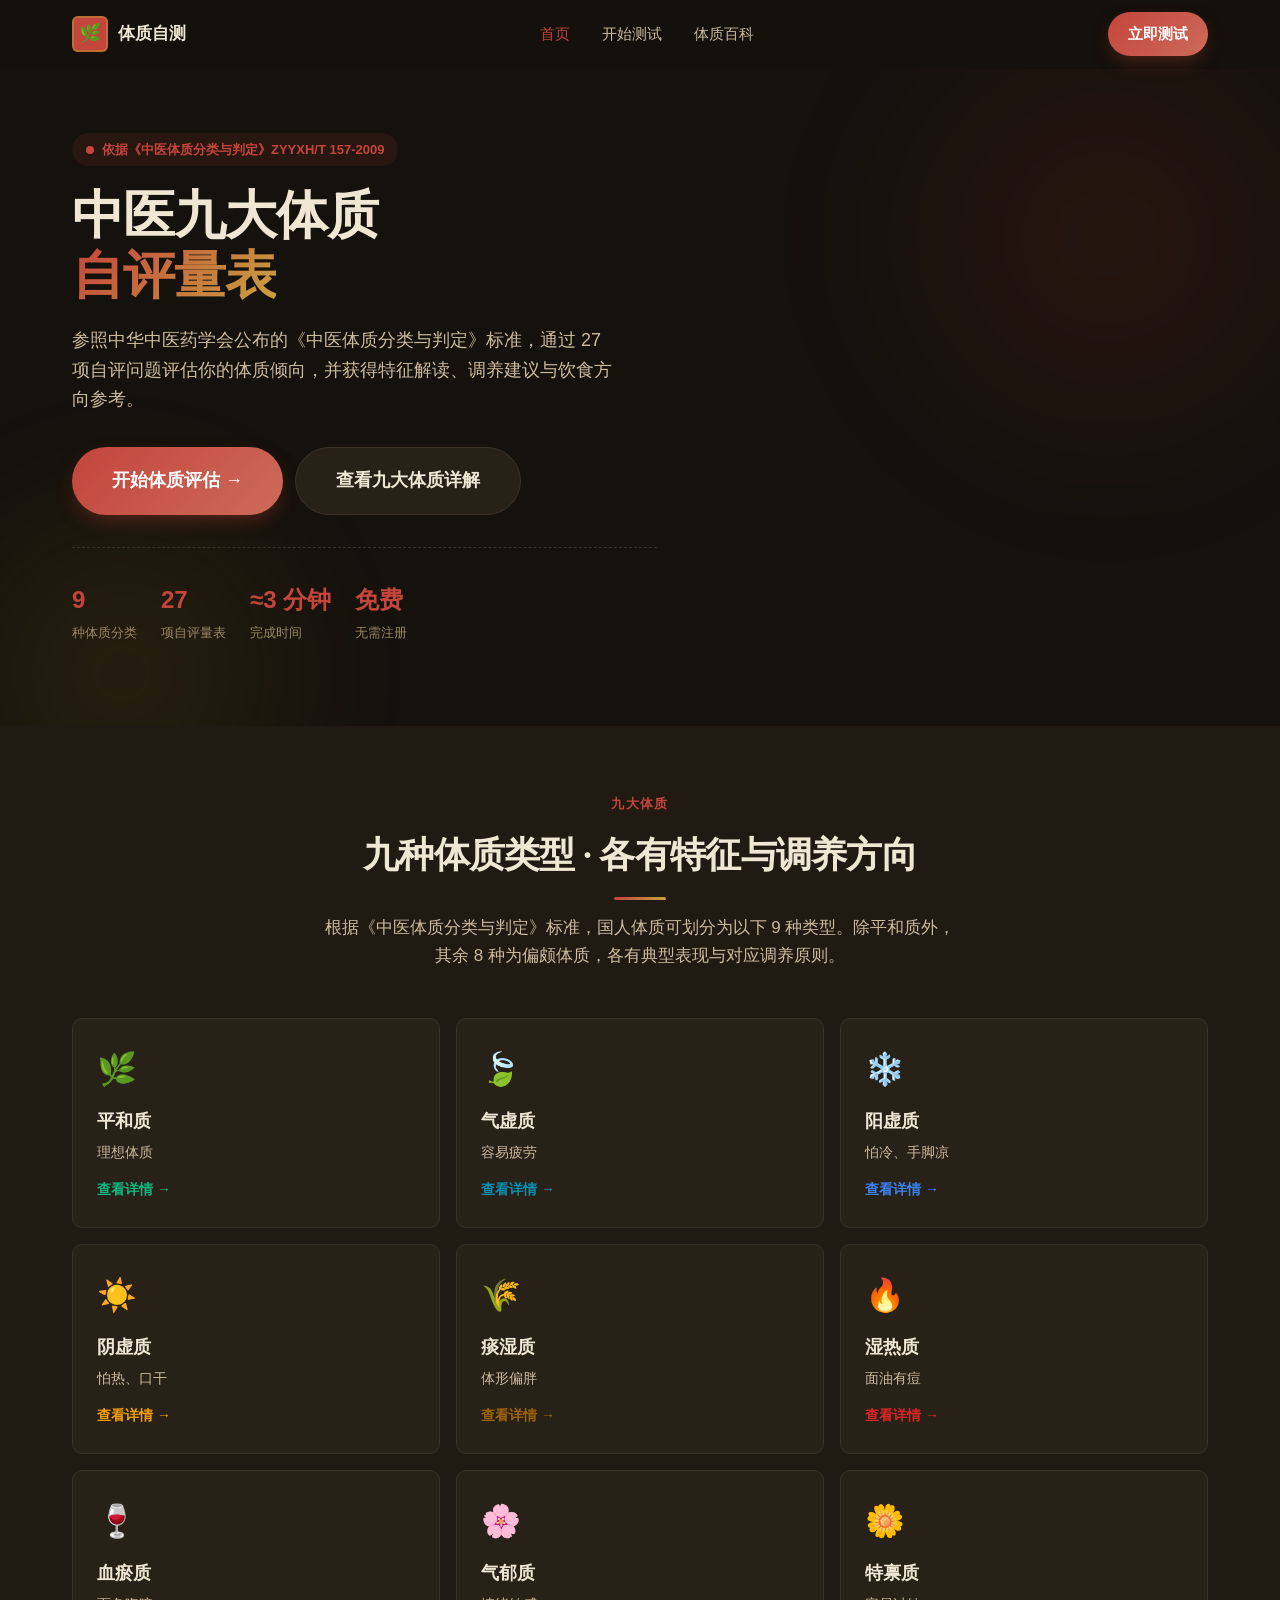
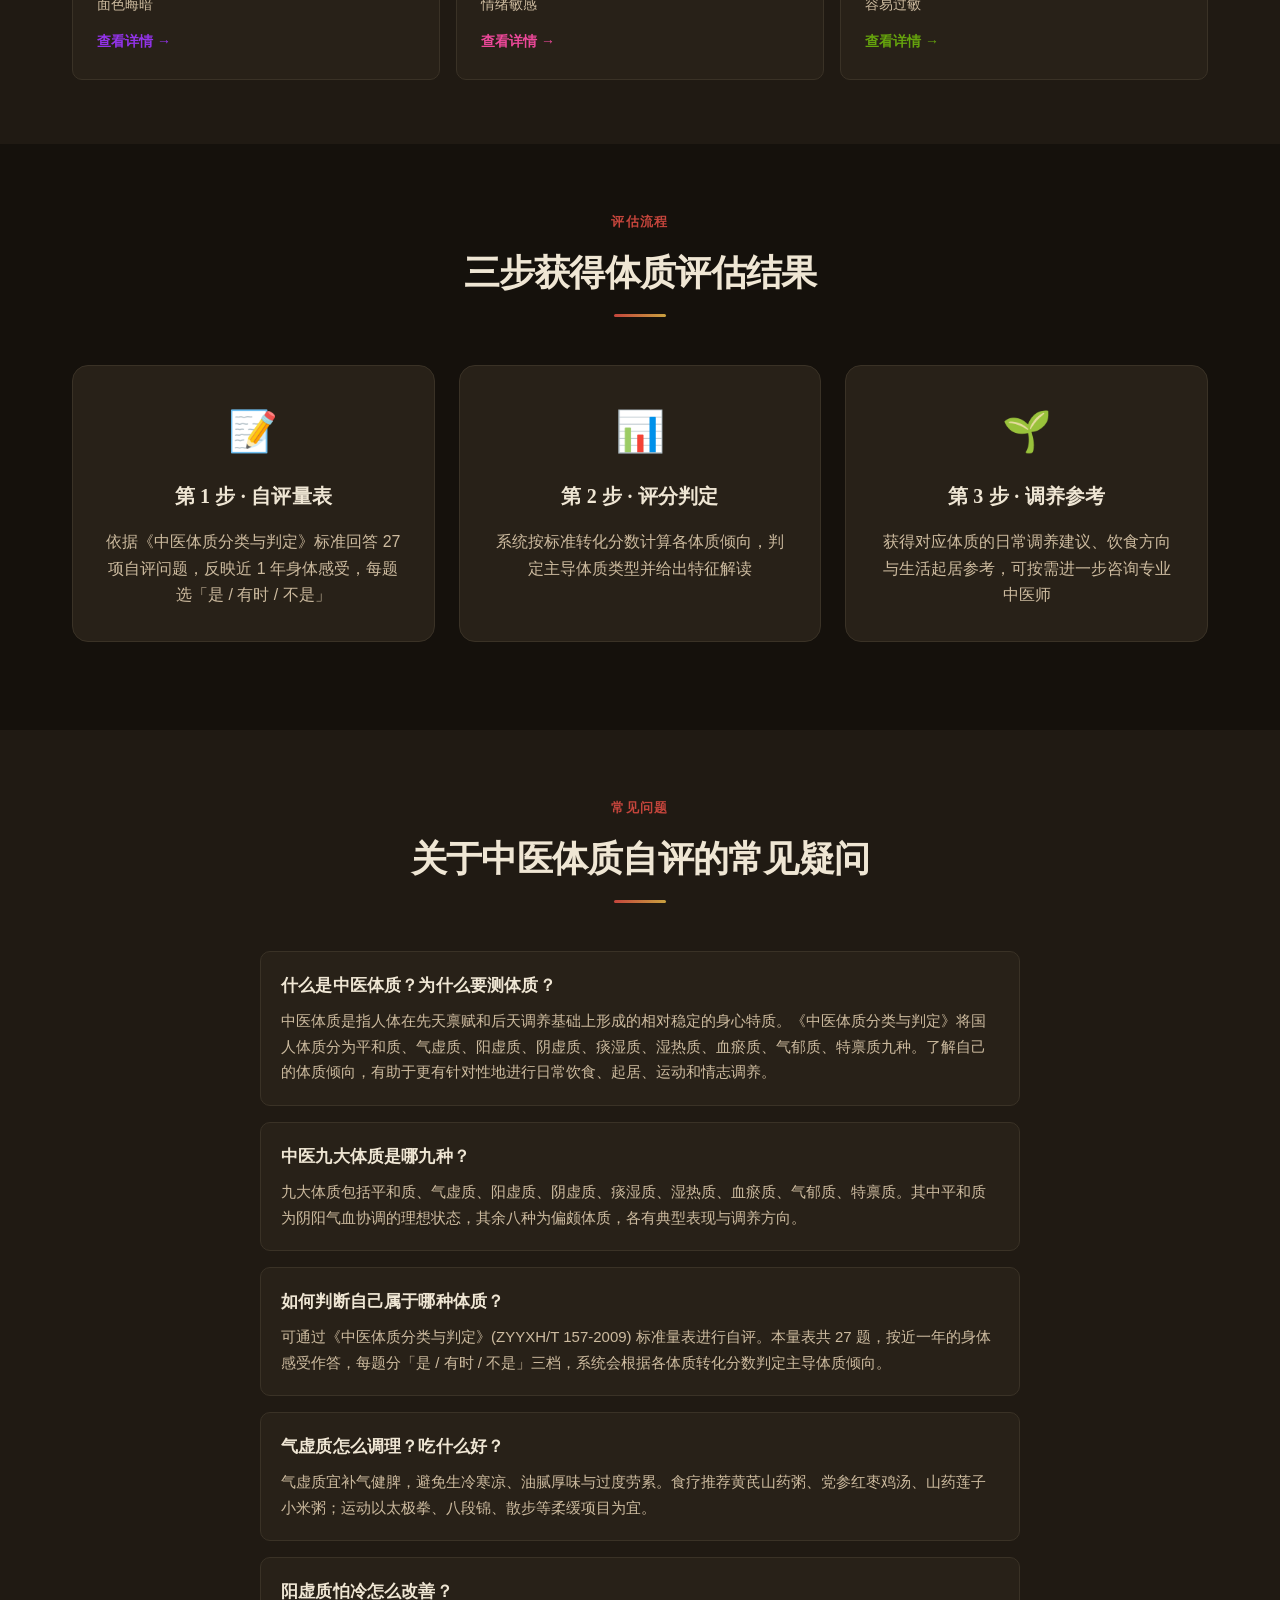
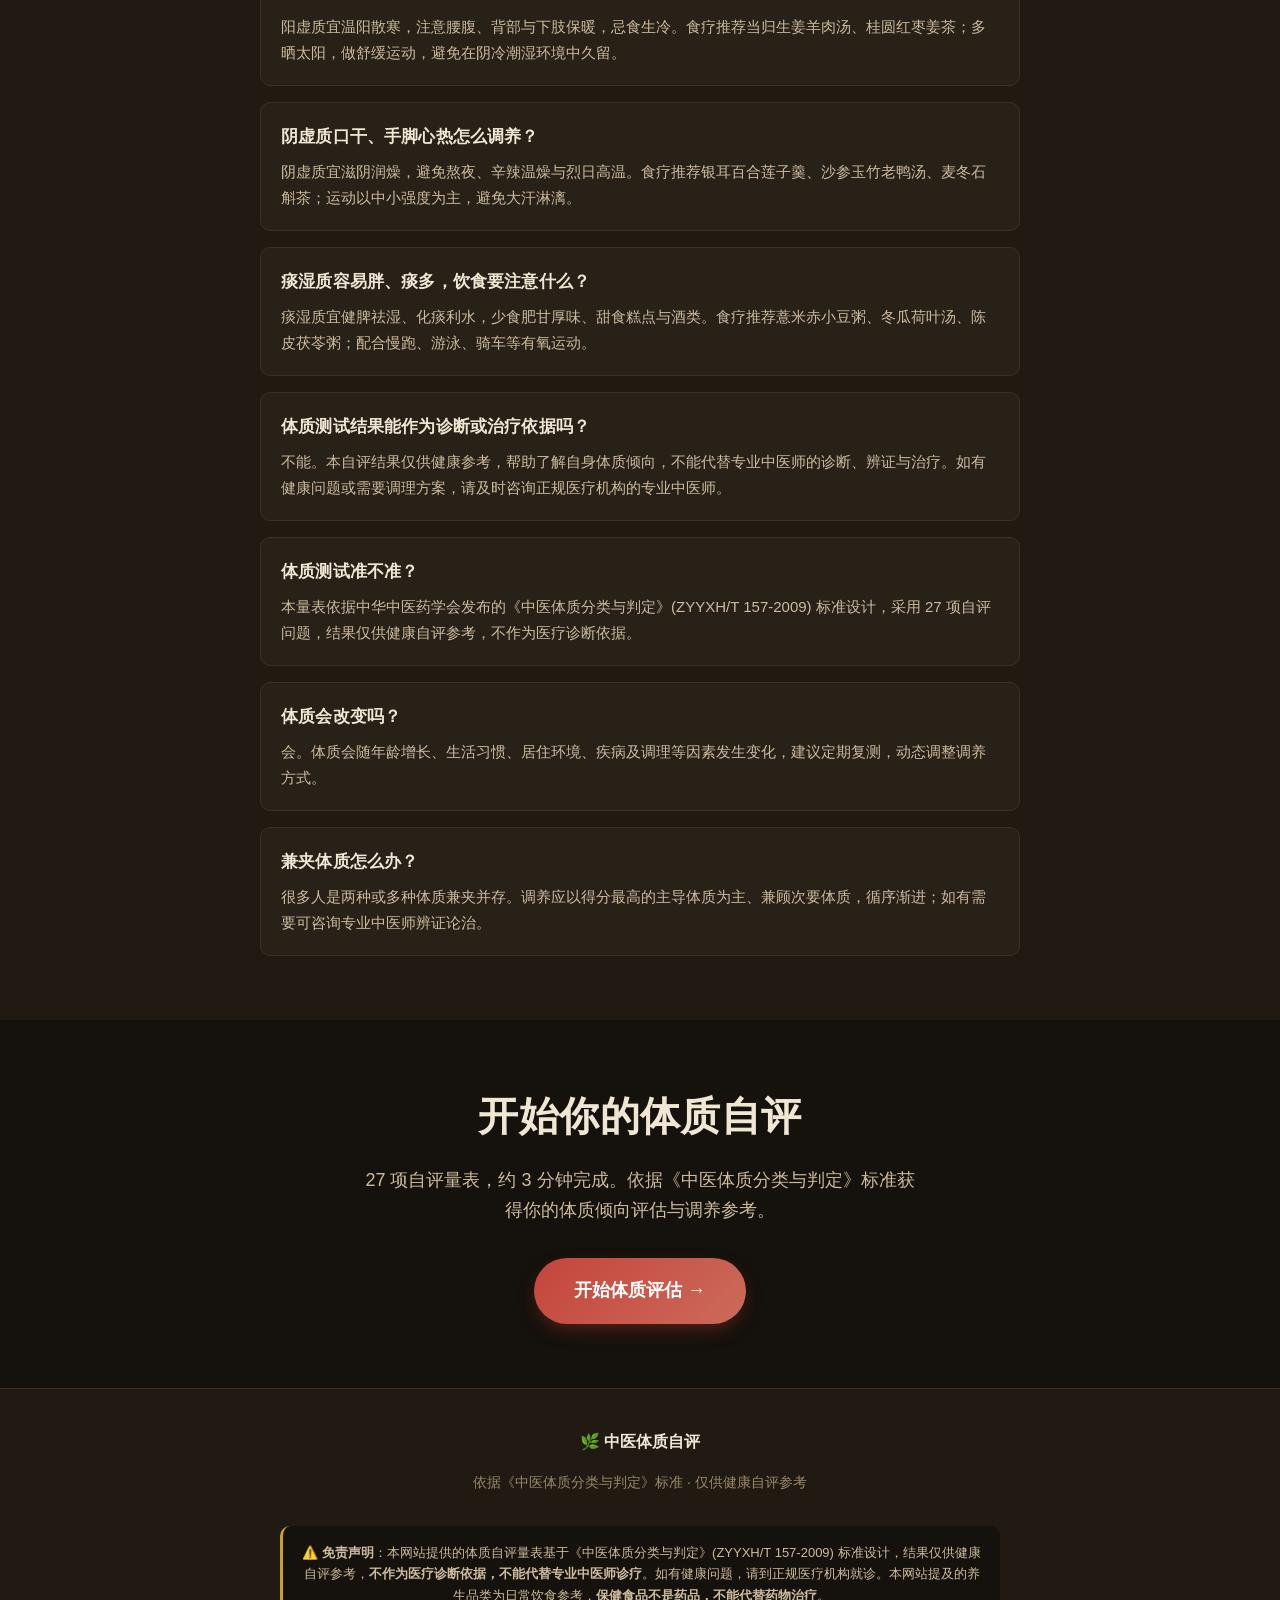
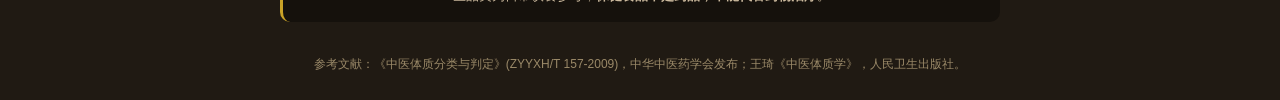
<file: index.html>
<!DOCTYPE html>
<html lang="zh-CN">
<head>
  <meta charset="UTF-8" />
  <meta name="viewport" content="width=device-width, initial-scale=1, viewport-fit=cover" />
  <meta name="theme-color" content="#15110c" />
  <title>中医九大体质自评量表 · 基于《中医体质分类与判定》标准</title>
  <meta name="description" content="基于中华中医药学会《中医体质分类与判定》(ZYYXH/T 157-2009) 标准，通过 27 项自评量表评估你的中医体质倾向（平和/气虚/阳虚/阴虚/痰湿/湿热/血瘀/气郁/特禀），并获得特征解读、调养建议与饮食方向参考。本量表仅供健康自评参考，不作为医疗诊断依据。" />
  <meta name="keywords" content="中医体质,中医体质分类与判定,九大体质,体质自评量表,平和质,气虚质,阳虚质,阴虚质,痰湿质,湿热质,血瘀质,气郁质,特禀质,中医养生,体质辨识,ZYYXH/T 157-2009" />
  <meta name="author" content="体质自测" />
  <meta name="robots" content="index, follow" />
  <link rel="canonical" href="https://tz.790221.xyz/" />

  <!-- Open Graph -->
  <meta property="og:type" content="website" />
  <meta property="og:title" content="中医九大体质自评量表 · 基于《中医体质分类与判定》标准" />
  <meta property="og:description" content="依据中华中医药学会标准 (ZYYXH/T 157-2009)，通过 27 项自评量表评估体质倾向，并获得调养建议参考。" />
  <meta property="og:locale" content="zh_CN" />
  <meta property="og:url" content="https://tz.790221.xyz/" />
  <meta property="og:site_name" content="中医体质自评" />
  <meta property="og:image" content="https://tz.790221.xyz/assets/og-cover.png" />
  <meta property="og:image:width" content="1200" />
  <meta property="og:image:height" content="630" />
  <meta property="og:image:type" content="image/png" />
  <meta property="og:image:alt" content="中医九大体质自评量表 OG 封面" />

  <!-- Twitter Card -->
  <meta name="twitter:card" content="summary_large_image" />
  <meta name="twitter:title" content="中医九大体质自评量表" />
  <meta name="twitter:description" content="依据《中医体质分类与判定》标准的 27 项自评量表，获得体质倾向评估与调养参考。" />
  <meta name="twitter:image" content="https://tz.790221.xyz/assets/og-cover.png" />
  <meta name="twitter:image:alt" content="中医九大体质自评量表 OG 封面" />

  <!-- 结构化数据：WebApplication + MedicalWebPage -->
  <script type="application/ld+json">
  {
    "@context": "https://schema.org",
    "@type": "MedicalWebPage",
    "name": "中医九大体质自评量表",
    "description": "基于《中医体质分类与判定》(ZYYXH/T 157-2009) 标准的中医体质自评工具",
    "url": "https://tz.790221.xyz/",
    "inLanguage": "zh-CN",
    "about": {
      "@type": "MedicalCondition",
      "name": "中医体质辨识",
      "alternateName": "中医九大体质"
    },
    "audience": {
      "@type": "PeopleAudience",
      "healthCondition": {
        "@type": "MedicalCondition",
        "name": "亚健康状态评估"
      }
    },
    "disclaimer": "本量表结果仅供健康自评参考，不作为医疗诊断依据。如有健康问题请咨询专业中医师。"
  }
  </script>

  <!-- 结构化数据：WebSite + SearchAction -->
  <script type="application/ld+json">
  {
    "@context": "https://schema.org",
    "@type": "WebSite",
    "name": "中医体质自评",
    "url": "https://tz.790221.xyz/",
    "inLanguage": "zh-CN",
    "potentialAction": {
      "@type": "SearchAction",
      "target": "https://tz.790221.xyz/guide#{search_term_string}",
      "query-input": "required name=search_term_string"
    }
  }
  </script>

  <!-- 结构化数据：FAQPage（富结果） -->
  <script type="application/ld+json">
  {
    "@context": "https://schema.org",
    "@type": "FAQPage",
    "mainEntity": [
      {
        "@type": "Question",
        "name": "什么是中医体质？为什么要测体质？",
        "acceptedAnswer": {
          "@type": "Answer",
          "text": "中医体质是指人体在先天禀赋和后天调养基础上形成的相对稳定的身心特质。《中医体质分类与判定》将国人体质分为平和质、气虚质、阳虚质、阴虚质、痰湿质、湿热质、血瘀质、气郁质、特禀质九种。了解自己的体质倾向，有助于更有针对性地进行日常饮食、起居、运动和情志调养。"
        }
      },
      {
        "@type": "Question",
        "name": "中医九大体质是哪九种？",
        "acceptedAnswer": {
          "@type": "Answer",
          "text": "九大体质包括平和质、气虚质、阳虚质、阴虚质、痰湿质、湿热质、血瘀质、气郁质、特禀质。其中平和质为阴阳气血协调的理想状态，其余八种为偏颇体质，各有典型表现与调养方向。"
        }
      },
      {
        "@type": "Question",
        "name": "如何判断自己属于哪种体质？",
        "acceptedAnswer": {
          "@type": "Answer",
          "text": "可通过《中医体质分类与判定》(ZYYXH/T 157-2009) 标准量表进行自评。本量表共 27 题，按近一年的身体感受作答，每题分「是 / 有时 / 不是」三档，系统会根据各体质转化分数判定主导体质倾向。"
        }
      },
      {
        "@type": "Question",
        "name": "气虚质怎么调理？吃什么好？",
        "acceptedAnswer": {
          "@type": "Answer",
          "text": "气虚质宜补气健脾，避免生冷寒凉、油腻厚味与过度劳累。食疗推荐黄芪山药粥、党参红枣鸡汤、山药莲子小米粥；运动以太极拳、八段锦、散步等柔缓项目为宜。"
        }
      },
      {
        "@type": "Question",
        "name": "阳虚质怕冷怎么改善？",
        "acceptedAnswer": {
          "@type": "Answer",
          "text": "阳虚质宜温阳散寒，注意腰腹、背部与下肢保暖，忌食生冷。食疗推荐当归生姜羊肉汤、桂圆红枣姜茶；多晒太阳，做舒缓运动，避免在阴冷潮湿环境中久留。"
        }
      },
      {
        "@type": "Question",
        "name": "阴虚质口干、手脚心热怎么调养？",
        "acceptedAnswer": {
          "@type": "Answer",
          "text": "阴虚质宜滋阴润燥，避免熬夜、辛辣温燥与烈日高温。食疗推荐银耳百合莲子羹、沙参玉竹老鸭汤、麦冬石斛茶；运动以中小强度为主，避免大汗淋漓。"
        }
      },
      {
        "@type": "Question",
        "name": "痰湿质容易胖、痰多，饮食要注意什么？",
        "acceptedAnswer": {
          "@type": "Answer",
          "text": "痰湿质宜健脾祛湿、化痰利水，少食肥甘厚味、甜食糕点与酒类。食疗推荐薏米赤小豆粥、冬瓜荷叶汤、陈皮茯苓粥；配合慢跑、游泳、骑车等有氧运动。"
        }
      },
      {
        "@type": "Question",
        "name": "体质测试结果能作为诊断或治疗依据吗？",
        "acceptedAnswer": {
          "@type": "Answer",
          "text": "不能。本自评结果仅供健康参考，帮助了解自身体质倾向，不能代替专业中医师的诊断、辨证与治疗。如有健康问题或需要调理方案，请及时咨询正规医疗机构的专业中医师。"
        }
      },
      {
        "@type": "Question",
        "name": "体质测试准不准？",
        "acceptedAnswer": {
          "@type": "Answer",
          "text": "本量表依据中华中医药学会发布的《中医体质分类与判定》(ZYYXH/T 157-2009) 标准设计，采用 27 项自评问题，结果仅供健康自评参考，不作为医疗诊断依据。"
        }
      },
      {
        "@type": "Question",
        "name": "体质会改变吗？",
        "acceptedAnswer": {
          "@type": "Answer",
          "text": "会。体质会随年龄增长、生活习惯、居住环境、疾病及调理等因素发生变化，建议定期复测，动态调整调养方式。"
        }
      },
      {
        "@type": "Question",
        "name": "兼夹体质怎么办？",
        "acceptedAnswer": {
          "@type": "Answer",
          "text": "很多人是两种或多种体质兼夹并存。调养应以得分最高的主导体质为主、兼顾次要体质，循序渐进；如有需要可咨询专业中医师辨证论治。"
        }
      }
    ]
  }
  </script>

  <link rel="stylesheet" href="css/style.css?v=20260818" />
  <link rel="icon" type="image/svg+xml" href="data:image/svg+xml,%3Csvg xmlns='http://www.w3.org/2000/svg' viewBox='0 0 64 64'%3E%3Crect width='64' height='64' rx='14' fill='%23b03a2e'/%3E%3Ctext x='50%25' y='58%25' text-anchor='middle' font-size='38' fill='white'%3E🌿%3C/text%3E%3C/svg%3E" />

  <!-- 百度统计代码（替换 BAIDU_STAT_ID 为你的统计 ID） -->
  <script>
    var _hmt = _hmt || [];
    (function() {
      var hm = document.createElement("script");
      hm.src = "https://hm.baidu.com/hm.js?BAIDU_STAT_ID";
      hm.async = true;
      var s = document.getElementsByTagName("script")[0];
      s.parentNode.insertBefore(hm, s);
    })();
  </script>
</head>
<body>
  <!-- ========== 顶部导航 ========== -->
  <header class="site-header" id="siteHeader">
    <div class="container">
      <div class="nav-row">
        <a href="/" class="logo">
          <span class="logo-mark" aria-hidden="true">🌿</span>
          <span>体质自测</span>
        </a>
        <nav class="nav-links" aria-label="主导航">
          <a href="/" class="active">首页</a>
          <a href="/quiz">开始测试</a>
          <a href="/guide">体质百科</a>
        </nav>
        <a href="/quiz" class="btn btn-primary" style="padding:.625rem 1.25rem;font-size:.9375rem;">
          立即测试
        </a>
        <button class="menu-toggle icon-btn" type="button" aria-label="菜单">☰</button>
      </div>
      <nav class="mobile-menu" aria-label="移动端导航">
        <div style="display:flex;flex-direction:column;padding:.5rem 0;">
          <a href="/" style="padding:.75rem 0;">首页</a>
          <a href="/quiz" style="padding:.75rem 0;">开始测试</a>
          <a href="/guide" style="padding:.75rem 0;">体质百科</a>
        </div>
      </nav>
    </div>
  </header>

  <main>
    <!-- ========== Hero ========== -->
    <section class="hero">
      <div class="container hero-grid">
        <div class="hero-copy">
          <span class="hero-eyebrow"><span class="pulse"></span>依据《中医体质分类与判定》ZYYXH/T 157-2009</span>
          <h1 class="hero-title">
            中医九大体质<br/>
            <span class="hl">自评量表</span>
          </h1>
          <p class="hero-subtitle">
            参照中华中医药学会公布的《中医体质分类与判定》标准，通过 27 项自评问题评估你的体质倾向，并获得特征解读、调养建议与饮食方向参考。
          </p>
          <div class="hero-actions">
            <a href="/quiz" class="btn btn-primary btn-lg">开始体质评估 →</a>
            <a href="/guide" class="btn btn-ghost btn-lg">查看九大体质详解</a>
          </div>
          <ul class="hero-trust">
            <li><strong>9</strong><span>种体质分类</span></li>
            <li><strong>27</strong><span>项自评量表</span></li>
            <li><strong>≈3 分钟</strong><span>完成时间</span></li>
            <li><strong>免费</strong><span>无需注册</span></li>
          </ul>
        </div>

        <div class="hero-visual" aria-hidden="true">
          <svg viewBox="0 0 480 480" style="position:relative;z-index:1;">
            <!-- 主背景圆形 -->
            <circle cx="240" cy="240" r="180" fill="white" opacity=".7"/>
            <circle cx="240" cy="240" r="160" fill="white" stroke="#b03a2e" stroke-width="2" opacity=".4"/>

            <!-- 中心九宫图 - 简化九体质分布 -->
            <g transform="translate(240, 240)">
              <!-- 中心 -->
              <circle cx="0" cy="0" r="36" fill="#b03a2e"/>
              <text y="6" text-anchor="middle" fill="white" font-size="14" font-weight="700">你</text>

              <!-- 八个方位的小圆点 -->
              <g font-size="20">
                <circle cx="0" cy="-110" r="28" fill="#3e7a56"/>
                <text y="-104" text-anchor="middle">🌿</text>

                <circle cx="78" cy="-78" r="28" fill="#0891b2"/>
                <text y="-72" text-anchor="middle">🍃</text>

                <circle cx="110" cy="0" r="28" fill="#3b82f6"/>
                <text y="6" text-anchor="middle">❄️</text>

                <circle cx="78" cy="78" r="28" fill="#c9a227"/>
                <text y="84" text-anchor="middle">☀️</text>

                <circle cx="0" cy="110" r="28" fill="#a16207"/>
                <text y="116" text-anchor="middle">🌾</text>

                <circle cx="-78" cy="78" r="28" fill="#dc2626"/>
                <text y="84" text-anchor="middle">🔥</text>

                <circle cx="-110" cy="0" r="28" fill="#9333ea"/>
                <text y="6" text-anchor="middle">🍷</text>

                <circle cx="-78" cy="-78" r="28" fill="#ec4899"/>
                <text y="-72" text-anchor="middle">🌸</text>

                <circle cx="0" cy="-78" r="0"/>
                <circle cx="0" cy="-180" r="20" fill="#65a30d"/>
                <text y="-174" text-anchor="middle">🌼</text>
              </g>
            </g>
          </svg>
        </div>
      </div>
    </section>

    <!-- ========== 九大体质概览 ========== -->
    <section class="section section-alt" id="types">
      <div class="container">
        <header class="section-header">
          <span class="section-eyebrow">九大体质</span>
          <h2>九种体质类型 · 各有特征与调养方向</h2>
          <p>根据《中医体质分类与判定》标准，国人体质可划分为以下 9 种类型。除平和质外，其余 8 种为偏颇体质，各有典型表现与对应调养原则。</p>
        </header>

        <div class="types-grid" id="typesGrid"></div>
      </div>
    </section>

    <!-- ========== 如何测试 ========== -->
    <section class="section">
      <div class="container">
        <header class="section-header">
          <span class="section-eyebrow">评估流程</span>
          <h2>三步获得体质评估结果</h2>
        </header>

        <div style="display:grid;grid-template-columns:repeat(auto-fit,minmax(240px,1fr));gap:1.5rem;">
          <div class="section-card" style="text-align:center;">
            <div style="font-size:2.5rem;margin-bottom:1rem;">📝</div>
            <h3 style="justify-content:center;">第 1 步 · 自评量表</h3>
            <p style="color:var(--color-text-soft);">依据《中医体质分类与判定》标准回答 27 项自评问题，反映近 1 年身体感受，每题选「是 / 有时 / 不是」</p>
          </div>
          <div class="section-card" style="text-align:center;">
            <div style="font-size:2.5rem;margin-bottom:1rem;">📊</div>
            <h3 style="justify-content:center;">第 2 步 · 评分判定</h3>
            <p style="color:var(--color-text-soft);">系统按标准转化分数计算各体质倾向，判定主导体质类型并给出特征解读</p>
          </div>
          <div class="section-card" style="text-align:center;">
            <div style="font-size:2.5rem;margin-bottom:1rem;">🌱</div>
            <h3 style="justify-content:center;">第 3 步 · 调养参考</h3>
            <p style="color:var(--color-text-soft);">获得对应体质的日常调养建议、饮食方向与生活起居参考，可按需进一步咨询专业中医师</p>
          </div>
        </div>
      </div>
    </section>

    <!-- ========== 常见问题 ========== -->
    <section class="section section-alt" id="faq">
      <div class="container">
        <header class="section-header">
          <span class="section-eyebrow">常见问题</span>
          <h2>关于中医体质自评的常见疑问</h2>
        </header>
        <div class="faq-list">
          <div class="faq-item">
            <h3>什么是中医体质？为什么要测体质？</h3>
            <p>中医体质是指人体在先天禀赋和后天调养基础上形成的相对稳定的身心特质。《中医体质分类与判定》将国人体质分为平和质、气虚质、阳虚质、阴虚质、痰湿质、湿热质、血瘀质、气郁质、特禀质九种。了解自己的体质倾向，有助于更有针对性地进行日常饮食、起居、运动和情志调养。</p>
          </div>
          <div class="faq-item">
            <h3>中医九大体质是哪九种？</h3>
            <p>九大体质包括平和质、气虚质、阳虚质、阴虚质、痰湿质、湿热质、血瘀质、气郁质、特禀质。其中平和质为阴阳气血协调的理想状态，其余八种为偏颇体质，各有典型表现与调养方向。</p>
          </div>
          <div class="faq-item">
            <h3>如何判断自己属于哪种体质？</h3>
            <p>可通过《中医体质分类与判定》(ZYYXH/T 157-2009) 标准量表进行自评。本量表共 27 题，按近一年的身体感受作答，每题分「是 / 有时 / 不是」三档，系统会根据各体质转化分数判定主导体质倾向。</p>
          </div>
          <div class="faq-item">
            <h3>气虚质怎么调理？吃什么好？</h3>
            <p>气虚质宜补气健脾，避免生冷寒凉、油腻厚味与过度劳累。食疗推荐黄芪山药粥、党参红枣鸡汤、山药莲子小米粥；运动以太极拳、八段锦、散步等柔缓项目为宜。</p>
          </div>
          <div class="faq-item">
            <h3>阳虚质怕冷怎么改善？</h3>
            <p>阳虚质宜温阳散寒，注意腰腹、背部与下肢保暖，忌食生冷。食疗推荐当归生姜羊肉汤、桂圆红枣姜茶；多晒太阳，做舒缓运动，避免在阴冷潮湿环境中久留。</p>
          </div>
          <div class="faq-item">
            <h3>阴虚质口干、手脚心热怎么调养？</h3>
            <p>阴虚质宜滋阴润燥，避免熬夜、辛辣温燥与烈日高温。食疗推荐银耳百合莲子羹、沙参玉竹老鸭汤、麦冬石斛茶；运动以中小强度为主，避免大汗淋漓。</p>
          </div>
          <div class="faq-item">
            <h3>痰湿质容易胖、痰多，饮食要注意什么？</h3>
            <p>痰湿质宜健脾祛湿、化痰利水，少食肥甘厚味、甜食糕点与酒类。食疗推荐薏米赤小豆粥、冬瓜荷叶汤、陈皮茯苓粥；配合慢跑、游泳、骑车等有氧运动。</p>
          </div>
          <div class="faq-item">
            <h3>体质测试结果能作为诊断或治疗依据吗？</h3>
            <p>不能。本自评结果仅供健康参考，帮助了解自身体质倾向，不能代替专业中医师的诊断、辨证与治疗。如有健康问题或需要调理方案，请及时咨询正规医疗机构的专业中医师。</p>
          </div>
          <div class="faq-item">
            <h3>体质测试准不准？</h3>
            <p>本量表依据中华中医药学会发布的《中医体质分类与判定》(ZYYXH/T 157-2009) 标准设计，采用 27 项自评问题，结果仅供健康自评参考，不作为医疗诊断依据。</p>
          </div>
          <div class="faq-item">
            <h3>体质会改变吗？</h3>
            <p>会。体质会随年龄增长、生活习惯、居住环境、疾病及调理等因素发生变化，建议定期复测，动态调整调养方式。</p>
          </div>
          <div class="faq-item">
            <h3>兼夹体质怎么办？</h3>
            <p>很多人是两种或多种体质兼夹并存。调养应以得分最高的主导体质为主、兼顾次要体质，循序渐进；如有需要可咨询专业中医师辨证论治。</p>
          </div>
        </div>
      </div>
    </section>

    <!-- ========== 立即测试 CTA ========== -->
    <section class="section" style="text-align:center;">
      <div class="container">
        <h2 style="font-size:clamp(1.75rem,4vw,2.5rem);margin-bottom:1rem;">
          开始你的体质自评
        </h2>
        <p style="color:var(--color-text-soft);font-size:1.125rem;margin-bottom:2rem;max-width:560px;margin-left:auto;margin-right:auto;">
          27 项自评量表，约 3 分钟完成。依据《中医体质分类与判定》标准获得你的体质倾向评估与调养参考。
        </p>
        <a href="/quiz" class="btn btn-primary btn-lg">开始体质评估 →</a>
      </div>
    </section>
  </main>

  <!-- ========== 页脚 ========== -->
  <footer class="site-footer">
    <div class="container">
      <div class="footer-row">
        <div class="footer-brand">🌿 中医体质自评</div>
        <div class="footer-meta">依据《中医体质分类与判定》标准 · 仅供健康自评参考</div>
        <div class="disclaimer">
          ⚠️ <strong>免责声明</strong>：本网站提供的体质自评量表基于《中医体质分类与判定》(ZYYXH/T 157-2009) 标准设计，结果仅供健康自评参考，<strong>不作为医疗诊断依据，不能代替专业中医师诊疗</strong>。如有健康问题，请到正规医疗机构就诊。本网站提及的养生品类为日常饮食参考，<strong>保健食品不是药品，不能代替药物治疗</strong>。
        </div>
        <div class="footer-meta" style="margin-top:1rem;font-size:.75rem;color:var(--color-text-mute);line-height:1.8;">
          参考文献：《中医体质分类与判定》(ZYYXH/T 157-2009)，中华中医药学会发布；王琦《中医体质学》，人民卫生出版社。
        </div>
      </div>
    </div>
  </footer>

  <script src="js/data.js?v=20260818"></script>
  <script src="js/main.js?v=20260818"></script>
  <script>
    // 渲染九大体质卡片
    (function () {
      const grid = document.getElementById('typesGrid');
      if (!grid) return;
      const ids = ['pinghe','qixu','yangxu','yinxu','tanoshi','shire','xueyu','qiyu','teying'];
      grid.innerHTML = ids.map((id) => {
        const t = window.WellnessData.TYPES[id];
        return `
          <a href="/guide#${id}" class="type-card" style="--accent-color:${t.color};">
            <span class="type-emoji" aria-hidden="true">${t.emoji}</span>
            <div class="type-name">${t.name}</div>
            <div class="type-tagline">${t.tagline}</div>
            <span class="type-arrow" style="color:${t.color};">查看详情 →</span>
          </a>
        `;
      }).join('');
    })();
  </script>
</body>
</html>
</file>
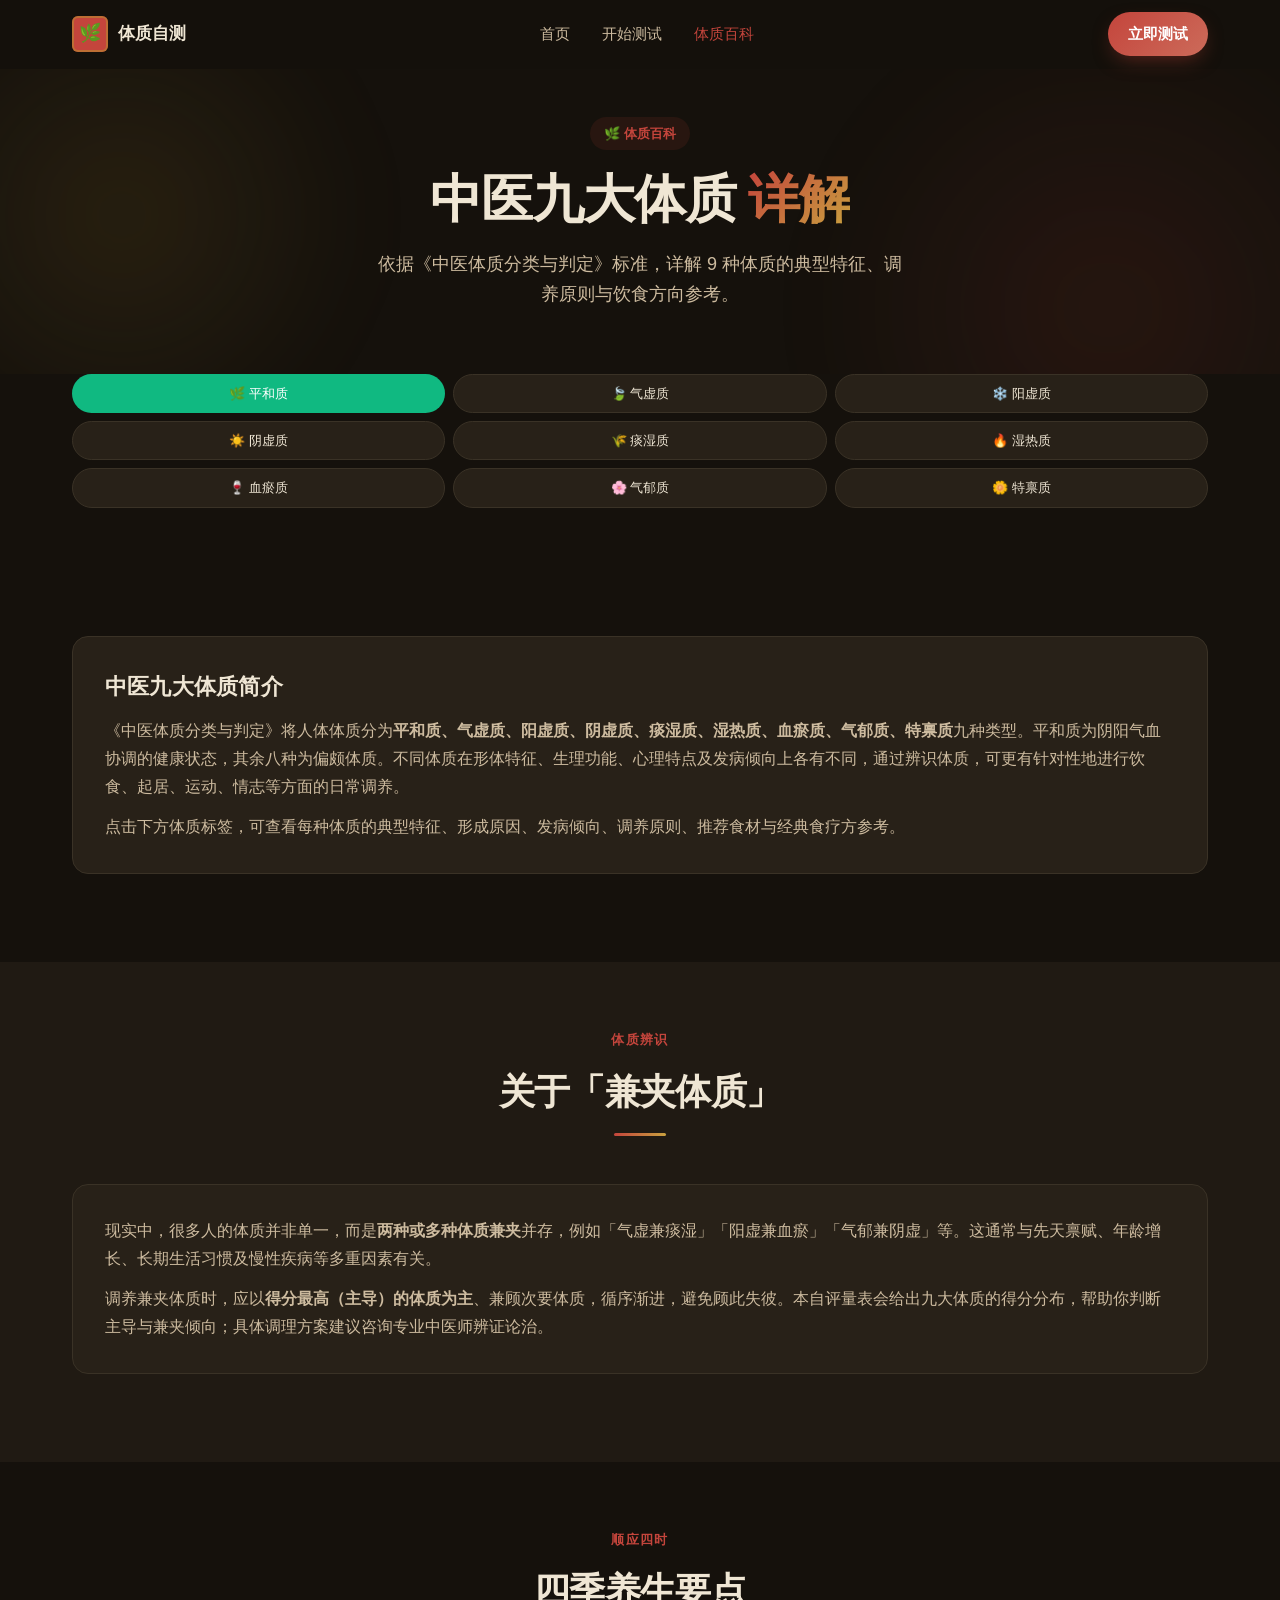
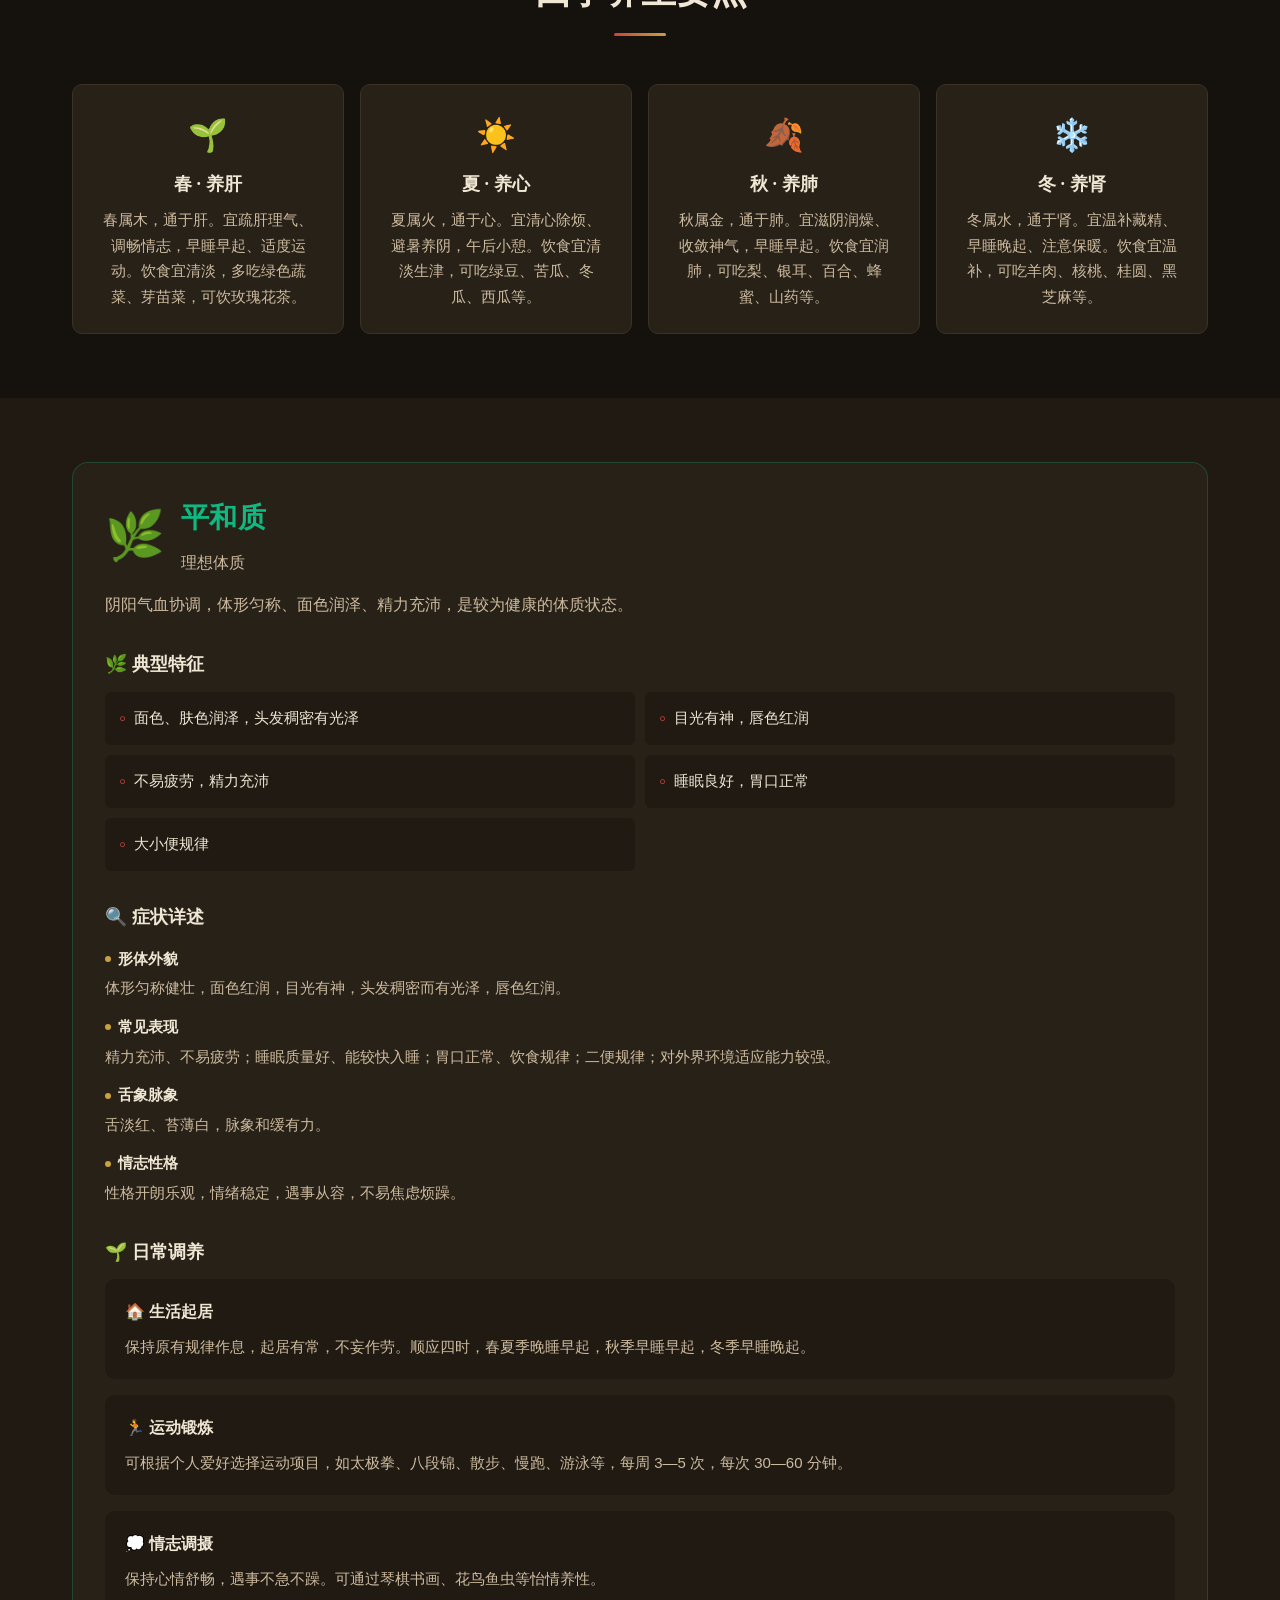
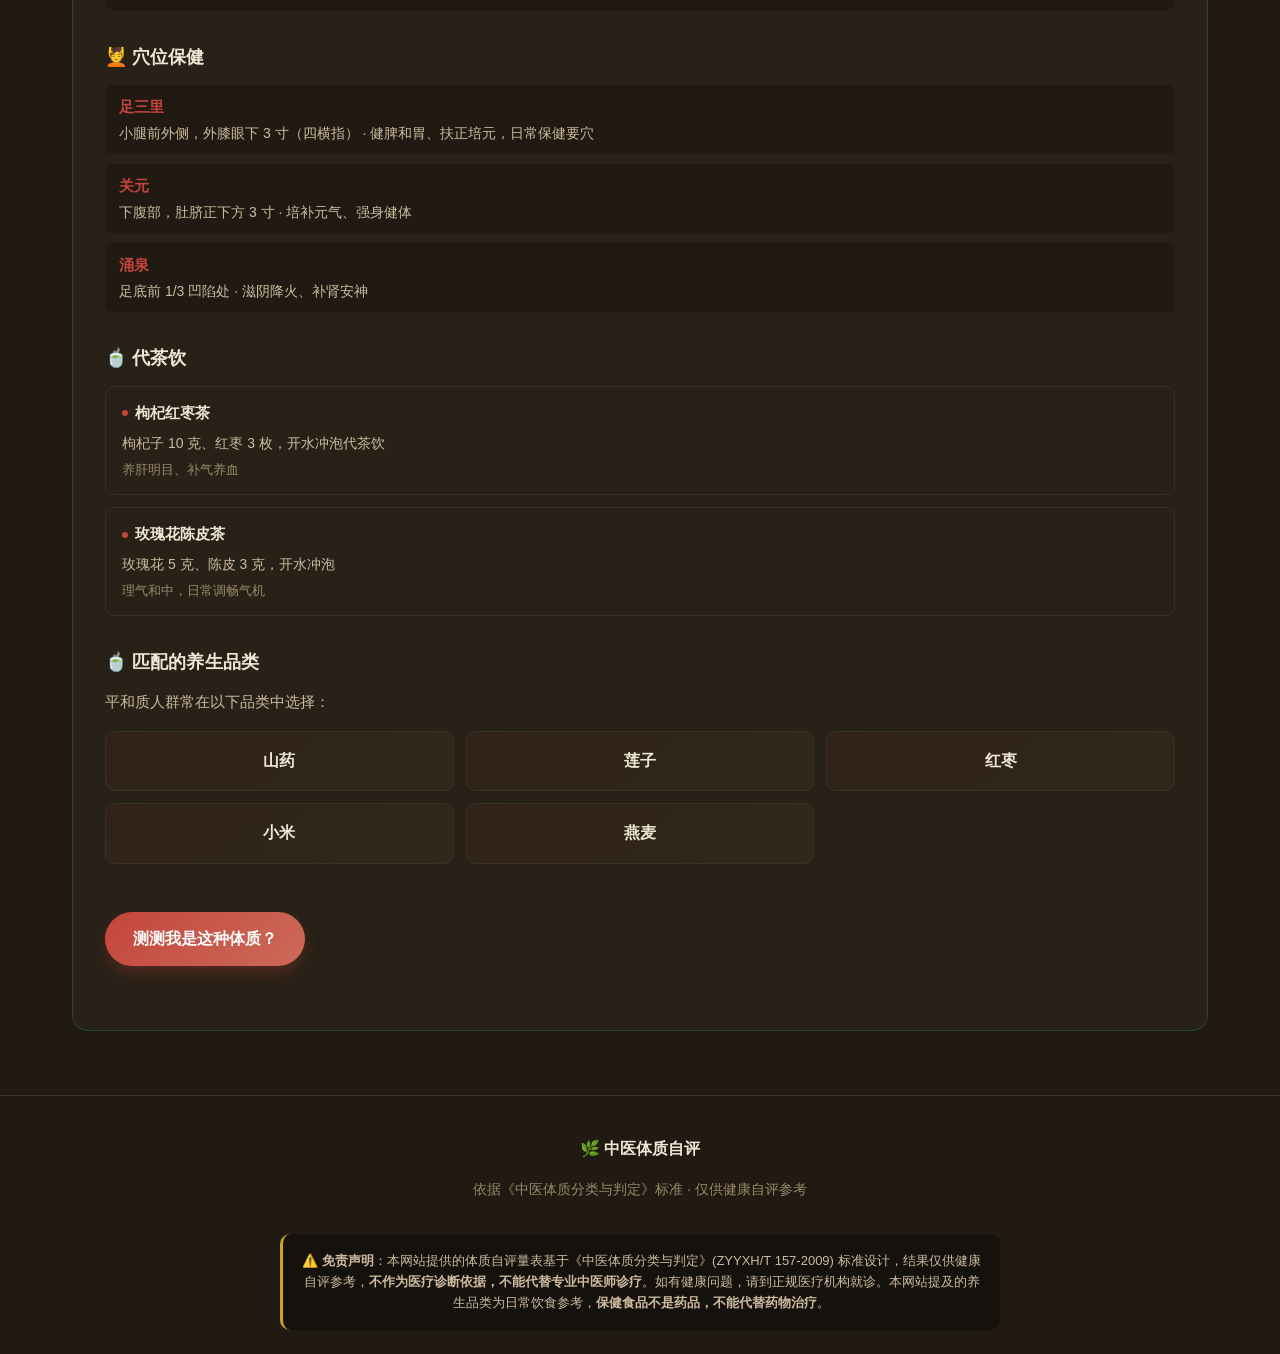
<file: guide.html>
<!DOCTYPE html>
<html lang="zh-CN">
<head>
  <meta charset="UTF-8" />
  <meta name="viewport" content="width=device-width, initial-scale=1, viewport-fit=cover" />
  <meta name="theme-color" content="#15110c" />
  <title>中医九大体质详解 · 特征与调养参考</title>
  <meta name="description" content="依据《中医体质分类与判定》标准，详解九大中医体质（平和质、气虚质、阳虚质、阴虚质、痰湿质、湿热质、血瘀质、气郁质、特禀质）的典型特征、形成因素、调养原则与饮食方向。" />
  <meta name="keywords" content="中医九大体质,平和质,气虚质,阳虚质,阴虚质,痰湿质,湿热质,血瘀质,气郁质,特禀质,中医养生,体质调养" />
  <link rel="canonical" href="https://tz.790221.xyz/guide" />

  <!-- Open Graph -->
  <meta property="og:type" content="website" />
  <meta property="og:title" content="中医九大体质详解 · 特征与调养参考" />
  <meta property="og:description" content="详解平和质、气虚质、阳虚质、阴虚质、痰湿质、湿热质、血瘀质、气郁质、特禀质的特征、调养原则与饮食方向。" />
  <meta property="og:locale" content="zh_CN" />
  <meta property="og:url" content="https://tz.790221.xyz/guide" />
  <meta property="og:site_name" content="中医体质自评" />
  <meta property="og:image" content="https://tz.790221.xyz/assets/og-cover.png" />
  <meta property="og:image:width" content="1200" />
  <meta property="og:image:height" content="630" />
  <meta property="og:image:type" content="image/png" />
  <meta property="og:image:alt" content="中医九大体质自评量表 OG 封面" />

  <!-- Twitter Card -->
  <meta name="twitter:card" content="summary_large_image" />
  <meta name="twitter:title" content="中医九大体质详解" />
  <meta name="twitter:description" content="详解九大体质特征、调养原则与饮食方向，依据《中医体质分类与判定》标准。" />
  <meta name="twitter:image" content="https://tz.790221.xyz/assets/og-cover.png" />
  <meta name="twitter:image:alt" content="中医九大体质自评量表 OG 封面" />

  <link rel="stylesheet" href="css/style.css?v=20260818" />

  <!-- 结构化数据：BreadcrumbList -->
  <script type="application/ld+json">
  {
    "@context": "https://schema.org",
    "@type": "BreadcrumbList",
    "itemListElement": [
      {
        "@type": "ListItem",
        "position": 1,
        "name": "首页",
        "item": "https://tz.790221.xyz/"
      },
      {
        "@type": "ListItem",
        "position": 2,
        "name": "体质百科",
        "item": "https://tz.790221.xyz/guide"
      }
    ]
  }
  </script>

  <!-- 百度统计代码（替换 BAIDU_STAT_ID 为你的统计 ID） -->
  <script>
    var _hmt = _hmt || [];
    (function() {
      var hm = document.createElement("script");
      hm.src = "https://hm.baidu.com/hm.js?BAIDU_STAT_ID";
      hm.async = true;
      var s = document.getElementsByTagName("script")[0];
      s.parentNode.insertBefore(hm, s);
    })();
  </script>
</head>
<body>
  <header class="site-header">
    <div class="container">
      <div class="nav-row">
        <a href="/" class="logo">
          <span class="logo-mark" aria-hidden="true">🌿</span>
          <span>体质自测</span>
        </a>
        <nav class="nav-links">
          <a href="/">首页</a>
          <a href="/quiz">开始测试</a>
          <a href="/guide" class="active">体质百科</a>
        </nav>
        <a href="/quiz" class="btn btn-primary" style="padding:.625rem 1.25rem;font-size:.9375rem;">立即测试</a>
        <button class="menu-toggle icon-btn" type="button" aria-label="菜单">☰</button>
      </div>
      <nav class="mobile-menu" aria-label="移动端导航">
        <div style="display:flex;flex-direction:column;padding:.5rem 0;">
          <a href="/" style="padding:.75rem 0;">首页</a>
          <a href="/quiz" style="padding:.75rem 0;">开始测试</a>
          <a href="/guide" style="padding:.75rem 0;">体质百科</a>
        </div>
      </nav>
    </div>
  </header>

  <main>
    <!-- ========== 头部 ========== -->
    <section class="hero" style="padding:3rem 0 2rem;">
      <div class="container" style="text-align:center;">
        <span class="hero-eyebrow">🌿 体质百科</span>
        <h1 class="hero-title">中医九大体质 <span class="hl">详解</span></h1>
        <p class="hero-subtitle" style="margin-left:auto;margin-right:auto;">
          依据《中医体质分类与判定》标准，详解 9 种体质的典型特征、调养原则与饮食方向参考。
        </p>
      </div>
    </section>

    <!-- ========== 类型选择器 ========== -->
    <section style="padding:0 0 2rem;">
      <div class="container">
        <div class="type-selector" id="typeSelector"></div>
      </div>
    </section>

    <!-- ========== 九体质简介（静态可抓取内容） ========== -->
    <section class="section">
      <div class="container">
        <div class="section-card">
          <h2 style="font-size:1.375rem;margin-bottom:.75rem;">中医九大体质简介</h2>
          <p style="color:var(--color-text-soft);line-height:1.75;margin-bottom:.75rem;">
            《中医体质分类与判定》将人体体质分为<strong>平和质、气虚质、阳虚质、阴虚质、痰湿质、湿热质、血瘀质、气郁质、特禀质</strong>九种类型。平和质为阴阳气血协调的健康状态，其余八种为偏颇体质。不同体质在形体特征、生理功能、心理特点及发病倾向上各有不同，通过辨识体质，可更有针对性地进行饮食、起居、运动、情志等方面的日常调养。
          </p>
          <p style="color:var(--color-text-soft);line-height:1.75;">
            点击下方体质标签，可查看每种体质的典型特征、形成原因、发病倾向、调养原则、推荐食材与经典食疗方参考。
          </p>
        </div>
      </div>
    </section>

    <!-- ========== 兼夹体质说明 ========== -->
    <section class="section section-alt">
      <div class="container">
        <header class="section-header">
          <span class="section-eyebrow">体质辨识</span>
          <h2>关于「兼夹体质」</h2>
        </header>
        <div class="section-card">
          <p style="color:var(--color-text-soft);line-height:1.75;margin-bottom:.75rem;">
            现实中，很多人的体质并非单一，而是<strong>两种或多种体质兼夹</strong>并存，例如「气虚兼痰湿」「阳虚兼血瘀」「气郁兼阴虚」等。这通常与先天禀赋、年龄增长、长期生活习惯及慢性疾病等多重因素有关。
          </p>
          <p style="color:var(--color-text-soft);line-height:1.75;">
            调养兼夹体质时，应以<strong>得分最高（主导）的体质为主</strong>、兼顾次要体质，循序渐进，避免顾此失彼。本自评量表会给出九大体质的得分分布，帮助你判断主导与兼夹倾向；具体调理方案建议咨询专业中医师辨证论治。
          </p>
        </div>
      </div>
    </section>

    <!-- ========== 四季养生 ========== -->
    <section class="section">
      <div class="container">
        <header class="section-header">
          <span class="section-eyebrow">顺应四时</span>
          <h2>四季养生要点</h2>
        </header>
        <div class="season-grid">
          <div class="season-card">
            <div class="season-emoji">🌱</div>
            <h3>春 · 养肝</h3>
            <p>春属木，通于肝。宜疏肝理气、调畅情志，早睡早起、适度运动。饮食宜清淡，多吃绿色蔬菜、芽苗菜，可饮玫瑰花茶。</p>
          </div>
          <div class="season-card">
            <div class="season-emoji">☀️</div>
            <h3>夏 · 养心</h3>
            <p>夏属火，通于心。宜清心除烦、避暑养阴，午后小憩。饮食宜清淡生津，可吃绿豆、苦瓜、冬瓜、西瓜等。</p>
          </div>
          <div class="season-card">
            <div class="season-emoji">🍂</div>
            <h3>秋 · 养肺</h3>
            <p>秋属金，通于肺。宜滋阴润燥、收敛神气，早睡早起。饮食宜润肺，可吃梨、银耳、百合、蜂蜜、山药等。</p>
          </div>
          <div class="season-card">
            <div class="season-emoji">❄️</div>
            <h3>冬 · 养肾</h3>
            <p>冬属水，通于肾。宜温补藏精、早睡晚起、注意保暖。饮食宜温补，可吃羊肉、核桃、桂圆、黑芝麻等。</p>
          </div>
        </div>
      </div>
    </section>

    <!-- ========== 详情内容 ========== -->
    <section class="section section-alt">
      <div class="container">
        <div class="guide-content" id="guideContent">
          <!-- 动态渲染 -->
        </div>
      </div>
    </section>
  </main>

  <footer class="site-footer">
    <div class="container">
      <div class="footer-row">
        <div class="footer-brand">🌿 中医体质自评</div>
        <div class="footer-meta">依据《中医体质分类与判定》标准 · 仅供健康自评参考</div>
        <div class="disclaimer">
          ⚠️ <strong>免责声明</strong>：本网站提供的体质自评量表基于《中医体质分类与判定》(ZYYXH/T 157-2009) 标准设计，结果仅供健康自评参考，<strong>不作为医疗诊断依据，不能代替专业中医师诊疗</strong>。如有健康问题，请到正规医疗机构就诊。本网站提及的养生品类为日常饮食参考，<strong>保健食品不是药品，不能代替药物治疗</strong>。
        </div>
      </div>
    </div>
  </footer>

  <script src="js/data.js?v=20260818"></script>
  <script src="js/main.js?v=20260818"></script>
  <script>
    (function () {
      const TYPES = window.WellnessData.TYPES;
      const ORDER = ['pinghe','qixu','yangxu','yinxu','tanoshi','shire','xueyu','qiyu','teying'];
      const sel = document.getElementById('typeSelector');
      const content = document.getElementById('guideContent');

      function getActiveId() {
        const hash = (location.hash || '').replace('#', '');
        return ORDER.includes(hash) ? hash : 'pinghe';
      }

      function renderSelector(active) {
        sel.innerHTML = ORDER.map((id) => {
          const t = TYPES[id];
          return `
            <a href="#${id}"
               class="type-pill ${id === active ? 'is-active' : ''}"
               style="--accent:${t.color}"
               data-id="${id}">
              ${t.emoji} ${t.name}
            </a>
          `;
        }).join('');

        sel.querySelectorAll('.type-pill').forEach((p) => {
          p.addEventListener('click', (e) => {
            // 让浏览器自然切 hash，但同时重新渲染
            setTimeout(() => renderContent(getActiveId()), 0);
          });
        });
      }

      function renderContent(id) {
        const t = TYPES[id];
        content.style.borderColor = t.color + '40';
        content.innerHTML = `
          <div style="display:flex;align-items:center;gap:1rem;margin-bottom:1rem;flex-wrap:wrap;">
            <span style="font-size:3rem;">${t.emoji}</span>
            <div>
              <h2 style="color:${t.color};">${t.name}</h2>
              <div style="color:var(--color-text-soft);font-size:1rem;">${t.tagline}</div>
            </div>
          </div>
          <p class="guide-meta">${t.summary}</p>

          <div class="guide-block">
            <h3>🌿 典型特征</h3>
            <ul class="feature-list">
              ${t.features.map((f) => `<li>${f}</li>`).join('')}
            </ul>
          </div>

          ${t.symptoms && t.symptoms.length ? `
          <div class="guide-block">
            <h3>🔍 症状详述</h3>
            <div class="symptom-list">
              ${t.symptoms.map((s) => `
                <div class="symptom-group">
                  <div class="sg-title">${s.group}</div>
                  <div class="sg-text">${s.text}</div>
                </div>
              `).join('')}
            </div>
          </div>
          ` : ''}

          <div class="guide-block">
            <h3>🌱 日常调养</h3>
            <div class="advice-block">
              <div class="advice-title">🏠 生活起居</div>
              <p class="advice-text">${t.lifestyle}</p>
            </div>
            <div class="advice-block">
              <div class="advice-title">🏃 运动锻炼</div>
              <p class="advice-text">${t.exercise}</p>
            </div>
            <div class="advice-block">
              <div class="advice-title">💭 情志调摄</div>
              <p class="advice-text">${t.emotion}</p>
            </div>
          </div>

          <div class="guide-block">
            <h3>💆 穴位保健</h3>
            <div class="acupoint-list">
              ${t.acupoints.map((a) => `
                <div class="acupoint-item">
                  <div class="ap-name">${a.name}</div>
                  <div class="ap-detail">${a.location} · ${a.effect}</div>
                </div>
              `).join('')}
            </div>
          </div>

          <div class="guide-block">
            <h3>🍵 代茶饮</h3>
            <div class="therapy-list">
              ${t.teas.map((f) => `
                <div class="therapy-card">
                  <div class="therapy-name">${f.name}</div>
                  <div class="therapy-recipe">${f.recipe}</div>
                  <div class="therapy-effect">${f.effect}</div>
                </div>
              `).join('')}
            </div>
          </div>

          <div class="guide-block">
            <h3>🍵 匹配的养生品类</h3>
            <p style="color:var(--color-text-soft);font-size:.9375rem;margin-bottom:1rem;">
              ${t.name}人群常在以下品类中选择：
            </p>
            <div class="products-grid">
              ${t.products.map((p) => `<div class="product-chip">${p}</div>`).join('')}
            </div>
            <a href="/quiz" class="btn btn-primary" style="margin-top:1.5rem;">测测我是这种体质？</a>
          </div>
        `;
      }

      function renderAll() {
        const active = getActiveId();
        renderSelector(active);
        renderContent(active);
      }

      renderAll();
      window.addEventListener('hashchange', renderAll);
    })();
  </script>
</body>
</html>
</file>
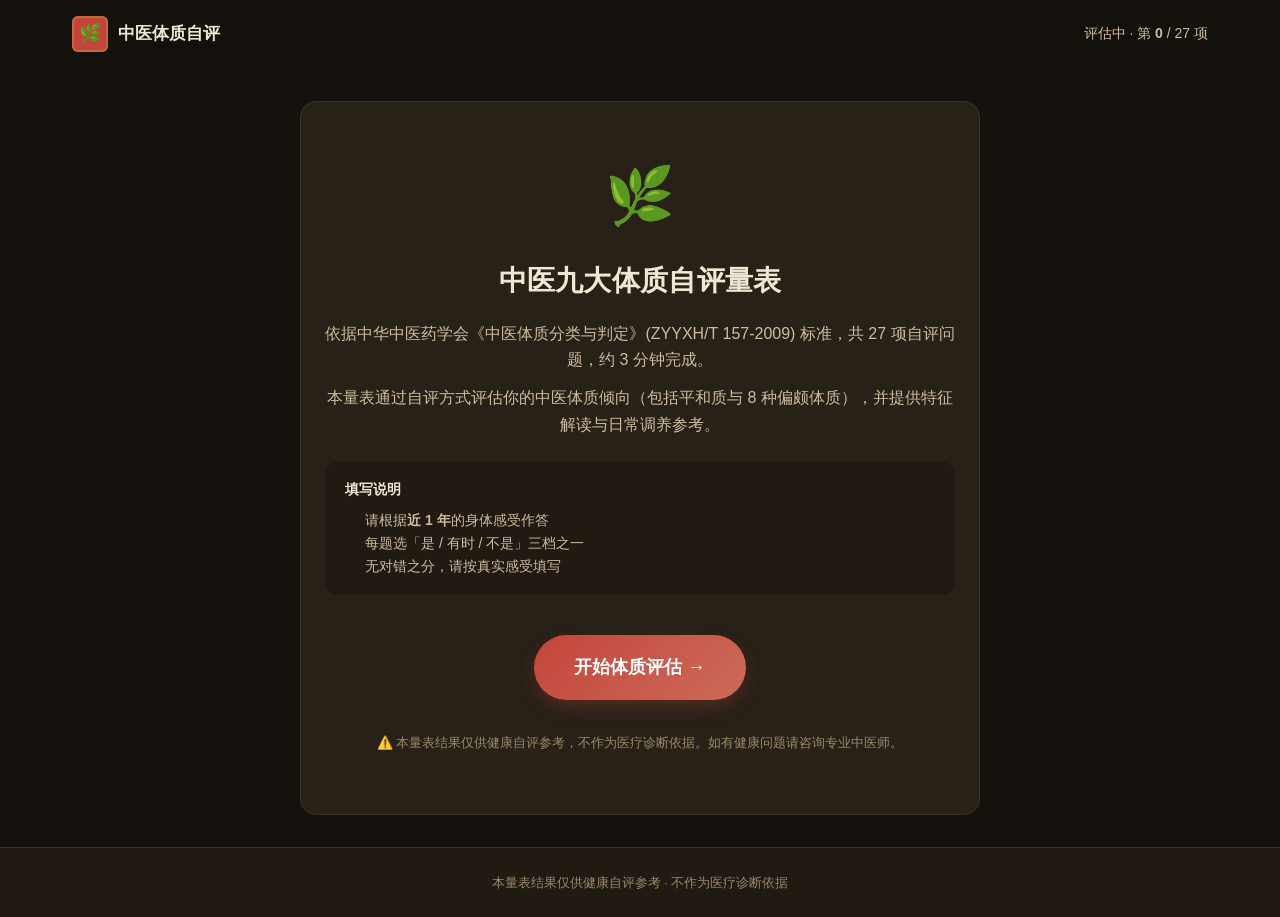
<file: quiz.html>
<!DOCTYPE html>
<html lang="zh-CN">
<head>
  <meta charset="UTF-8" />
  <meta name="viewport" content="width=device-width, initial-scale=1, viewport-fit=cover" />
  <meta name="theme-color" content="#15110c" />
  <meta name="robots" content="noindex" />
  <title>评估中 · 中医九大体质自评量表</title>
  <link rel="stylesheet" href="css/style.css?v=20260818" />

  <!-- 百度统计代码（替换 BAIDU_STAT_ID 为你的统计 ID） -->
  <script>
    var _hmt = _hmt || [];
    (function() {
      var hm = document.createElement("script");
      hm.src = "https://hm.baidu.com/hm.js?BAIDU_STAT_ID";
      hm.async = true;
      var s = document.getElementsByTagName("script")[0];
      s.parentNode.insertBefore(hm, s);
    })();
  </script>
</head>
<body>
  <header class="site-header">
    <div class="container">
      <div class="nav-row">
        <a href="/" class="logo">
          <span class="logo-mark" aria-hidden="true">🌿</span>
          <span>中医体质自评</span>
        </a>
        <div style="color:var(--color-text-soft);font-size:.875rem;">
          评估中 · 第 <strong id="headerQNum">0</strong> / 27 项
        </div>
      </div>
    </div>
  </header>

  <main id="stage">
    <!-- 内容由 js/quiz.js 渲染 -->
  </main>

  <footer class="site-footer" style="padding:1.5rem 0;">
    <div class="container">
      <div style="text-align:center;color:var(--color-text-mute);font-size:.8125rem;">
        本量表结果仅供健康自评参考 · 不作为医疗诊断依据
      </div>
    </div>
  </footer>

  <script src="js/data.js?v=20260818"></script>
  <script src="js/main.js?v=20260818"></script>
  <script src="js/quiz.js?v=20260818"></script>
</body>
</html>
</file>
<file: css/style.css>
/* =============================================================
   体质自测 · 样式表
   ============================================================= */

/* ---------- 主题变量 ---------- */
:root {
  --color-bg: #15110c;
  --color-bg-alt: #201a13;
  --color-bg-card: #282118;
  --color-text: #efe6d4;
  --color-text-soft: #cdbb9f;
  --color-text-mute: #9a8968;
  --color-border: #3a3226;
  --color-primary: #c4453c;
  --color-primary-hover: #e05a4f;
  --color-accent: #c9a13f;
  --color-warning: #c9a227;
  --color-success: #5fae7e;
  --color-danger: #e08a80;
  --color-shadow: rgba(0, 0, 0, .4);
  --color-shadow-lg: rgba(0, 0, 0, .6);

  --font-sans: 'Noto Sans SC', 'PingFang SC', 'Microsoft YaHei', -apple-system,
               BlinkMacSystemFont, 'Segoe UI', Roboto, sans-serif;
  --font-serif: 'Noto Serif SC', 'Songti SC', 'STSong', 'SimSun', 'Georgia', serif;

  --container: 1200px;
  --radius-sm: 6px;
  --radius-md: 10px;
  --radius-lg: 16px;
  --shadow-sm: 0 2px 6px var(--color-shadow);
  --shadow-md: 0 6px 16px var(--color-shadow);
  --shadow-lg: 0 16px 40px var(--color-shadow-lg);

  --ease: cubic-bezier(.16, 1, .3, 1);
}

* { box-sizing: border-box; }
*, *::before, *::after { margin: 0; padding: 0; }

html {
  -webkit-text-size-adjust: 100%;
  scroll-behavior: smooth;
  color-scheme: dark;
}

body {
  font-family: var(--font-sans);
  font-size: 16px;
  line-height: 1.65;
  color: var(--color-text);
  background: var(--color-bg);
  overflow-x: hidden;
  -webkit-font-smoothing: antialiased;
}

img, svg { max-width: 100%; display: block; }
button { font: inherit; cursor: pointer; border: none; background: none; color: inherit; }
a { color: var(--color-primary); text-decoration: none; transition: color .15s var(--ease); }
a:hover { color: var(--color-primary-hover); }
ul { list-style: none; }
h1, h2, h3, h4 { font-family: var(--font-serif); letter-spacing: .01em; }

/* ---------- 容器 ---------- */
.container {
  width: 100%;
  max-width: var(--container);
  margin: 0 auto;
  padding: 0 1.25rem;
}

/* ---------- 通用按钮 ---------- */
.btn {
  display: inline-flex;
  align-items: center;
  justify-content: center;
  gap: .5rem;
  padding: .875rem 1.75rem;
  font-size: 1rem;
  font-weight: 600;
  border-radius: 999px;
  white-space: nowrap;
  cursor: pointer;
  transition: all .25s var(--ease);
}
.btn-lg { padding: 1.125rem 2.5rem; font-size: 1.125rem; }
.btn-block { width: 100%; }

.btn-primary {
  background: linear-gradient(135deg, var(--color-primary), #cc6b5a);
  color: white;
  box-shadow: 0 8px 20px -6px rgba(176, 58, 46, .5);
}
.btn-primary:hover {
  transform: translateY(-2px);
  box-shadow: 0 12px 28px -6px rgba(176, 58, 46, .65);
  color: white;
}

.btn-ghost {
  background: var(--color-bg-card);
  color: var(--color-text);
  border: 1px solid var(--color-border);
}
.btn-ghost:hover { background: var(--color-bg-alt); color: var(--color-text); }

.btn-accent {
  background: linear-gradient(135deg, var(--color-accent), #c9a84a);
  color: white;
  box-shadow: 0 8px 20px -6px rgba(184, 145, 46, .45);
}
.btn-accent:hover { color: white; transform: translateY(-2px); }

/* ---------- 顶部导航 ---------- */
.site-header {
  position: sticky;
  top: 0;
  z-index: 100;
  background: rgba(21, 17, 12, .85);
  backdrop-filter: saturate(140%) blur(14px);
  -webkit-backdrop-filter: saturate(140%) blur(14px);
  border-bottom: 1px solid transparent;
  transition: border-color .25s var(--ease);
}
.site-header.is-scrolled { border-bottom-color: var(--color-border); }

.nav-row {
  display: flex;
  align-items: center;
  justify-content: space-between;
  height: 68px;
}
.logo {
  display: inline-flex;
  align-items: center;
  gap: .625rem;
  font-weight: 700;
  font-size: 1.0625rem;
  color: var(--color-text);
}
.logo-mark {
  width: 36px;
  height: 36px;
  display: inline-flex;
  align-items: center;
  justify-content: center;
  border-radius: 6px;
  background: var(--color-primary);
  color: #fffdf8;
  font-size: 1.125rem;
  font-weight: 700;
  font-family: var(--font-serif);
  box-shadow: inset 0 0 0 2px rgba(184, 145, 46, .55);
}

.nav-links { display: flex; gap: 2rem; }
.nav-links a {
  color: var(--color-text-soft);
  font-weight: 500;
  font-size: .9375rem;
  position: relative;
}
.nav-links a:hover { color: var(--color-text); }
.nav-links a.active { color: var(--color-primary); }

.menu-toggle {
  display: none;
  width: 40px;
  height: 40px;
  border-radius: 999px;
}
.menu-toggle:hover { background: var(--color-bg-alt); }

.mobile-menu { display: none; }

/* ---------- Hero ---------- */
.hero {
  position: relative;
  padding: 4rem 0 5rem;
  overflow: hidden;
}
.hero::before {
  content: '';
  position: absolute;
  top: -20%;
  right: -10%;
  width: 600px;
  height: 600px;
  background: radial-gradient(circle,
    rgba(176, 58, 46, .12),
    transparent 70%);
  filter: blur(40px);
  z-index: -1;
}
.hero::after {
  content: '';
  position: absolute;
  bottom: -30%;
  left: -10%;
  width: 500px;
  height: 500px;
  background: radial-gradient(circle,
    rgba(184, 145, 46, .12),
    transparent 70%);
  filter: blur(40px);
  z-index: -1;
}

.hero-grid {
  display: grid;
  grid-template-columns: 1fr;
  gap: 3rem;
  align-items: center;
}
.hero-eyebrow {
  display: inline-flex;
  align-items: center;
  gap: .5rem;
  padding: .375rem .875rem;
  background: rgba(176, 58, 46, .12);
  color: var(--color-primary);
  border-radius: 999px;
  font-size: .8125rem;
  font-weight: 600;
  margin-bottom: 1.25rem;
}
.hero-eyebrow .pulse {
  width: 8px; height: 8px; border-radius: 50%;
  background: var(--color-primary);
  animation: pulse 2s ease-in-out infinite;
}
@keyframes pulse {
  0%, 100% { transform: scale(1); opacity: 1; }
  50% { transform: scale(1.2); opacity: .6; }
}

.hero-title {
  font-size: clamp(2rem, 5.5vw, 3.25rem);
  font-weight: 700;
  line-height: 1.15;
  letter-spacing: -.02em;
  margin-bottom: 1.25rem;
}
.hero-title .hl {
  background: linear-gradient(135deg, var(--color-primary), var(--color-accent));
  -webkit-background-clip: text;
  background-clip: text;
  color: transparent;
}

.hero-subtitle {
  font-size: 1.125rem;
  color: var(--color-text-soft);
  max-width: 540px;
  margin-bottom: 2rem;
}
.hero-actions { display: flex; flex-wrap: wrap; gap: .75rem; }
.hero-trust {
  display: flex; flex-wrap: wrap; gap: 1.5rem;
  margin-top: 2rem; padding-top: 2rem;
  border-top: 1px dashed var(--color-border);
}
.hero-trust li strong {
  font-size: 1.5rem; font-weight: 700;
  color: var(--color-primary); display: block;
}
.hero-trust li span { font-size: .8125rem; color: var(--color-text-mute); }

/* Hero 装饰插画 */
.hero-visual {
  position: relative;
  aspect-ratio: 1;
  max-width: 480px;
  margin: 0 auto;
}
.hero-visual::before {
  content: '';
  position: absolute;
  inset: 8%;
  border-radius: 50%;
  background: linear-gradient(135deg, rgba(176, 58, 46, .15), rgba(184, 145, 46, .15));
  filter: blur(20px);
}

/* ---------- 通用 section ---------- */
.section {
  padding: 4rem 0;
}
.section-alt { background: var(--color-bg-alt); }

.section-header {
  text-align: center;
  max-width: 640px;
  margin: 0 auto 3rem;
}
.section-header h2 {
  font-size: clamp(1.75rem, 4vw, 2.25rem);
  font-weight: 700;
  letter-spacing: -.02em;
  margin-bottom: .875rem;
  position: relative;
  padding-bottom: .875rem;
}
.section-header h2::after {
  content: '';
  position: absolute;
  left: 50%;
  bottom: 0;
  transform: translateX(-50%);
  width: 52px;
  height: 3px;
  border-radius: 2px;
  background: linear-gradient(90deg, var(--color-primary), var(--color-accent));
}
.section-header p {
  color: var(--color-text-soft);
  font-size: 1.0625rem;
}
.section-eyebrow {
  display: inline-block;
  color: var(--color-primary);
  font-weight: 600;
  font-size: .8125rem;
  letter-spacing: .1em;
  text-transform: uppercase;
  margin-bottom: .75rem;
}

/* FAQ 常见问题 */
.faq-list {
  display: flex;
  flex-direction: column;
  gap: 1rem;
  max-width: 760px;
  margin: 0 auto;
}
.faq-item {
  background: var(--color-bg-card);
  border: 1px solid var(--color-border);
  border-radius: var(--radius-md);
  padding: 1.25rem;
}
.faq-item h3 {
  font-size: 1.0625rem;
  font-weight: 700;
  margin-bottom: .5rem;
  color: var(--color-text);
}
.faq-item p {
  font-size: .9375rem;
  color: var(--color-text-soft);
  line-height: 1.7;
}

/* ---------- 九大体质卡片网格 ---------- */
.types-grid {
  display: grid;
  grid-template-columns: 1fr;
  gap: 1rem;
}
.type-card {
  padding: 1.5rem;
  background: var(--color-bg-card);
  border: 1px solid var(--color-border);
  border-radius: var(--radius-md);
  transition: all .25s var(--ease);
  cursor: pointer;
  text-decoration: none;
  color: inherit;
  position: relative;
  overflow: hidden;
}
.type-card::before {
  content: '';
  position: absolute;
  top: 0; left: 0; right: 0;
  height: 4px;
  background: var(--accent-color);
  opacity: 0;
  transition: opacity .25s var(--ease);
}
.type-card:hover {
  transform: translateY(-4px);
  box-shadow: var(--shadow-md);
  border-color: transparent;
}
.type-card:hover::before { opacity: 1; }

.type-emoji {
  font-size: 2rem;
  margin-bottom: .75rem;
  display: block;
}
.type-name {
  font-size: 1.125rem;
  font-weight: 700;
  margin-bottom: .25rem;
}
.type-tagline {
  font-size: .875rem;
  color: var(--color-text-soft);
  margin-bottom: .75rem;
}
.type-arrow {
  color: var(--accent-color);
  font-weight: 600;
  font-size: .875rem;
}

/* ---------- 变现方案卡片（首页）---------- */
.plans-grid {
  display: grid;
  grid-template-columns: 1fr;
  gap: 1.25rem;
}
.plan-card {
  background: var(--color-bg-card);
  border: 1px solid var(--color-border);
  border-radius: var(--radius-lg);
  padding: 2rem;
  transition: all .25s var(--ease);
  position: relative;
}
.plan-card.is-recommended {
  border-color: var(--color-primary);
  box-shadow: 0 0 0 3px rgba(176, 58, 46, .15);
}
.plan-badge {
  position: absolute;
  top: -10px;
  right: 1.5rem;
  background: linear-gradient(135deg, var(--color-primary), #cc6b5a);
  color: white;
  font-size: .6875rem;
  font-weight: 700;
  padding: .25rem .625rem;
  border-radius: 999px;
  letter-spacing: .05em;
}
.plan-title {
  font-size: 1.25rem;
  font-weight: 700;
  margin-bottom: .5rem;
}
.plan-tagline {
  color: var(--color-text-soft);
  font-size: .9375rem;
  margin-bottom: 1.25rem;
}
.plan-list li {
  display: flex;
  gap: .5rem;
  padding: .5rem 0;
  border-bottom: 1px dashed var(--color-border);
  font-size: .9375rem;
  color: var(--color-text-soft);
}
.plan-list li::before {
  content: '✓';
  color: var(--color-accent);
  font-weight: 700;
}
.plan-list li:last-child { border-bottom: none; }

/* ---------- 页脚 ---------- */
.site-footer {
  background: var(--color-bg-alt);
  border-top: 1px solid var(--color-border);
  padding: 2.5rem 0 1.5rem;
  text-align: center;
}
.footer-row {
  display: flex; flex-direction: column; align-items: center; gap: 1rem;
}
.footer-brand { font-weight: 700; font-size: 1rem; }
.footer-meta { color: var(--color-text-mute); font-size: .875rem; }
.disclaimer {
  margin-top: 1rem;
  padding: 1rem;
  background: var(--color-bg);
  border-radius: var(--radius-md);
  font-size: .8125rem;
  color: var(--color-text-soft);
  max-width: 720px;
  margin-left: auto;
  margin-right: auto;
  border-left: 3px solid var(--color-warning);
}

/* ==================================================
   测试问卷页样式
   ================================================== */
.quiz-page {
  max-width: 720px;
  margin: 0 auto;
  padding: 2rem 1.25rem;
}

.quiz-progress {
  position: sticky;
  top: 68px;
  background: var(--color-bg);
  padding: 1rem 0;
  margin-bottom: 1.5rem;
  z-index: 50;
  border-bottom: 1px solid var(--color-border);
}
.progress-meta {
  display: flex;
  justify-content: space-between;
  font-size: .875rem;
  color: var(--color-text-soft);
  margin-bottom: .625rem;
}
.progress-bar {
  height: 6px;
  background: var(--color-border);
  border-radius: 999px;
  overflow: hidden;
}
.progress-fill {
  height: 100%;
  background: linear-gradient(90deg, var(--color-primary), var(--color-accent));
  transition: width .4s var(--ease);
  border-radius: 999px;
}

.question-card {
  background: var(--color-bg-card);
  border: 1px solid var(--color-border);
  border-radius: var(--radius-lg);
  padding: 2rem;
  margin-bottom: 1.25rem;
  animation: slideIn .4s var(--ease);
}
@keyframes slideIn {
  from { opacity: 0; transform: translateY(20px); }
  to { opacity: 1; transform: translateY(0); }
}

.question-meta {
  display: flex;
  justify-content: space-between;
  align-items: center;
  margin-bottom: 1rem;
  color: var(--color-text-mute);
  font-size: .875rem;
}
.question-meta .tag {
  padding: .25rem .625rem;
  background: var(--color-bg-alt);
  border-radius: 999px;
}

.question-text {
  font-size: 1.25rem;
  font-weight: 600;
  line-height: 1.5;
  margin-bottom: 1.5rem;
}

.options {
  display: flex;
  flex-direction: column;
  gap: .75rem;
}
.option {
  display: flex;
  align-items: center;
  gap: .875rem;
  padding: 1rem 1.25rem;
  background: var(--color-bg);
  border: 2px solid var(--color-border);
  border-radius: var(--radius-md);
  cursor: pointer;
  transition: all .2s var(--ease);
  font-size: 1.0625rem;
}
.option:hover {
  border-color: var(--color-primary);
  background: rgba(176, 58, 46, .04);
}
.option.is-selected {
  border-color: var(--color-primary);
  background: rgba(176, 58, 46, .08);
}
.option-radio {
  width: 22px;
  height: 22px;
  border: 2px solid var(--color-border);
  border-radius: 50%;
  flex-shrink: 0;
  display: flex;
  align-items: center;
  justify-content: center;
  transition: all .2s var(--ease);
}
.option.is-selected .option-radio {
  border-color: var(--color-primary);
  background: var(--color-primary);
}
.option.is-selected .option-radio::after {
  content: '';
  width: 8px;
  height: 8px;
  background: white;
  border-radius: 50%;
}

.quiz-nav {
  display: flex;
  justify-content: space-between;
  gap: 1rem;
  margin-top: 1.5rem;
}
.quiz-nav .btn { flex: 1; max-width: 200px; }

.quiz-intro {
  text-align: center;
  padding: 3rem 1.5rem;
  background: var(--color-bg-card);
  border-radius: var(--radius-lg);
  border: 1px solid var(--color-border);
}
.quiz-intro h2 { font-size: 1.75rem; margin-bottom: 1rem; }
.quiz-intro p { color: var(--color-text-soft); margin-bottom: .75rem; }

/* ==================================================
   结果页样式
   ================================================== */
.result-wrap {
  max-width: 880px;
  margin: 0 auto;
  padding: 2rem 1.25rem 4rem;
}

.result-hero {
  text-align: center;
  padding: 2.5rem 2rem;
  background: var(--hero-bg, linear-gradient(135deg, #282118, #15110c));
  border-radius: var(--radius-lg);
  margin-bottom: 2rem;
  position: relative;
  overflow: hidden;
}
.result-emoji {
  font-size: 4rem;
  margin-bottom: .75rem;
}
.result-type {
  font-size: 2rem;
  font-weight: 700;
  margin-bottom: .25rem;
}
.result-tagline {
  font-size: 1rem;
  color: var(--color-text-soft);
  margin-bottom: 1.5rem;
}
.result-score {
  display: inline-flex;
  flex-direction: column;
  padding: 1rem 2rem;
  background: rgba(40, 33, 24, .6);
  border-radius: var(--radius-md);
  font-size: .875rem;
  color: var(--color-text-soft);
}
.result-score strong {
  font-size: 1.5rem;
  color: var(--color-text);
}

.section-card {
  background: var(--color-bg-card);
  border: 1px solid var(--color-border);
  border-radius: var(--radius-lg);
  padding: 2rem;
  margin-bottom: 1.5rem;
}
.section-card h3 {
  font-size: 1.25rem;
  font-weight: 700;
  margin-bottom: 1rem;
  display: flex;
  align-items: center;
  gap: .5rem;
}
.section-card h3 .num {
  display: inline-flex;
  width: 28px; height: 28px;
  background: linear-gradient(135deg, var(--color-primary), #cc6b5a);
  color: white;
  border-radius: 50%;
  font-size: .875rem;
  align-items: center; justify-content: center;
}

.feature-list {
  display: grid;
  grid-template-columns: 1fr;
  gap: .625rem;
}
.feature-list li {
  padding: .625rem .875rem;
  background: var(--color-bg-alt);
  border-radius: var(--radius-sm);
  font-size: .9375rem;
  display: flex;
  align-items: center;
  gap: .5rem;
}
.feature-list li::before {
  content: '◦';
  color: var(--color-primary);
  font-weight: 700;
  font-size: 1.25rem;
}

/* 症状详述 */
.symptom-list {
  display: flex;
  flex-direction: column;
  gap: .875rem;
  margin-top: .875rem;
}
.symptom-group .sg-title {
  font-weight: 700;
  font-size: .9375rem;
  color: var(--color-text);
  margin-bottom: .25rem;
  display: flex;
  align-items: center;
  gap: .45rem;
}
.symptom-group .sg-title::before {
  content: '';
  width: 6px;
  height: 6px;
  border-radius: 50%;
  background: var(--color-accent);
  flex-shrink: 0;
}
.symptom-group .sg-text {
  font-size: .9375rem;
  color: var(--color-text-soft);
  line-height: 1.7;
}

/* 穴位保健 */
.acupoint-list {
  display: flex;
  flex-direction: column;
  gap: .625rem;
}
.acupoint-item {
  padding: .625rem .875rem;
  background: var(--color-bg-alt);
  border-radius: var(--radius-sm);
}
.acupoint-item .ap-name {
  font-weight: 700;
  font-size: .9375rem;
  color: var(--color-primary);
  margin-bottom: .125rem;
}
.acupoint-item .ap-detail {
  font-size: .875rem;
  color: var(--color-text-soft);
  line-height: 1.6;
}

/* 四季养生 */
.season-grid {
  display: grid;
  grid-template-columns: 1fr;
  gap: 1rem;
}
.season-card {
  background: var(--color-bg-card);
  border: 1px solid var(--color-border);
  border-radius: var(--radius-md);
  padding: 1.5rem;
  text-align: center;
  transition: all .25s var(--ease);
}
.season-card:hover {
  border-color: var(--color-accent);
  transform: translateY(-3px);
  box-shadow: var(--shadow-md);
}
.season-emoji { font-size: 2rem; margin-bottom: .5rem; }
.season-card h3 { font-size: 1.125rem; margin-bottom: .5rem; }
.season-card p { font-size: .9375rem; color: var(--color-text-soft); line-height: 1.7; }

.advice-list li {
  display: flex;
  gap: .625rem;
  padding: .625rem 0;
  border-bottom: 1px dashed var(--color-border);
}
.advice-list li:last-child { border-bottom: none; }
.advice-list li::before {
  content: attr(data-num);
  flex-shrink: 0;
  width: 24px; height: 24px;
  background: var(--color-accent);
  color: white;
  border-radius: 50%;
  display: flex;
  align-items: center; justify-content: center;
  font-size: .75rem;
  font-weight: 700;
}

/* 带货卡片 */
.products-grid {
  display: grid;
  grid-template-columns: 1fr 1fr;
  gap: .75rem;
  margin-bottom: 1.5rem;
}
.product-chip {
  padding: 1rem;
  background: linear-gradient(135deg, rgba(176, 58, 46, .06), rgba(184, 145, 46, .06));
  border: 1px solid var(--color-border);
  border-radius: var(--radius-md);
  text-align: center;
  font-weight: 600;
  color: var(--color-text);
  font-size: 1rem;
}

.platform-list { display: flex; flex-direction: column; gap: .625rem; }
.platform-btn {
  display: flex;
  align-items: center;
  gap: 1rem;
  padding: 1rem 1.25rem;
  background: var(--color-bg-card);
  border: 1px solid var(--color-border);
  border-radius: var(--radius-md);
  text-decoration: none;
  color: var(--color-text);
  transition: all .2s var(--ease);
}
.platform-btn:hover {
  border-color: var(--color-primary);
  transform: translateX(4px);
  color: var(--color-text);
  background: rgba(176, 58, 46, .04);
}
.platform-icon {
  width: 40px;
  height: 40px;
  border-radius: 50%;
  background: var(--color-bg-alt);
  display: flex;
  align-items: center;
  justify-content: center;
  font-size: 1.25rem;
  flex-shrink: 0;
}
.platform-info { flex: 1; }
.platform-name { font-weight: 600; margin-bottom: .125rem; }
.platform-desc { font-size: .8125rem; color: var(--color-text-mute); }
.platform-arrow { color: var(--color-text-mute); }

.score-bars {
  display: flex;
  flex-direction: column;
  gap: .75rem;
  margin-top: 1rem;
}
.score-row {
  display: grid;
  grid-template-columns: 100px 1fr 50px;
  align-items: center;
  gap: .75rem;
  font-size: .875rem;
}
.score-row .bar {
  height: 8px;
  background: var(--color-border);
  border-radius: 999px;
  overflow: hidden;
}
.score-row .fill {
  height: 100%;
  border-radius: 999px;
  transition: width 1s var(--ease);
}
.score-row .val {
  text-align: right;
  font-weight: 600;
  color: var(--color-text-soft);
}

.action-row {
  display: flex;
  flex-wrap: wrap;
  gap: .75rem;
  justify-content: center;
  margin-top: 2rem;
}

/* ==================================================
   百科页样式
   ================================================== */
.guide-wrap {
  max-width: 880px;
  margin: 0 auto;
  padding: 2rem 1.25rem 4rem;
}

.type-selector {
  display: grid;
  grid-template-columns: repeat(3, 1fr);
  gap: .5rem;
  margin-bottom: 2rem;
}
.type-pill {
  padding: .5rem .75rem;
  background: var(--color-bg-card);
  border: 1px solid var(--color-border);
  border-radius: 999px;
  font-size: .8125rem;
  cursor: pointer;
  transition: all .2s var(--ease);
  color: var(--color-text);
  text-align: center;
}
.type-pill:hover { border-color: var(--accent, var(--color-primary)); }
.type-pill.is-active {
  background: var(--accent, var(--color-primary));
  color: white;
  border-color: transparent;
}

.guide-content {
  background: var(--color-bg-card);
  border: 1px solid var(--color-border);
  border-radius: var(--radius-lg);
  padding: 2rem;
}
.guide-content h2 {
  font-size: 1.75rem;
  margin-bottom: .5rem;
}
.guide-content .guide-meta {
  color: var(--color-text-soft);
  margin-bottom: 2rem;
}

.guide-block { margin-bottom: 2rem; }
.guide-block h3 {
  font-size: 1.125rem;
  font-weight: 700;
  margin-bottom: .75rem;
  display: flex;
  align-items: center;
  gap: .5rem;
}

/* ---------- 响应式断点 ---------- */
@media (min-width: 640px) {
  .types-grid { grid-template-columns: repeat(2, 1fr); }
  .plans-grid { grid-template-columns: repeat(3, 1fr); }
  .products-grid { grid-template-columns: repeat(3, 1fr); }
  .feature-list { grid-template-columns: 1fr 1fr; }
  .season-grid { grid-template-columns: repeat(2, 1fr); }
}

@media (min-width: 1024px) {
  .container { padding: 0 2rem; }
  .hero-grid { grid-template-columns: 1.2fr 1fr; gap: 4rem; }
  .types-grid { grid-template-columns: repeat(3, 1fr); }
  .season-grid { grid-template-columns: repeat(4, 1fr); }
}

/* ---------- 移动端 ---------- */
@media (max-width: 1023.98px) {
  .nav-links { display: none; }
  .menu-toggle { display: inline-flex; }
  .mobile-menu.is-open { display: block; }
}
@media (max-width: 767.98px) {
  .section { padding: 3rem 0; }
  .hero { padding: 2.5rem 0 3rem; }
  .question-card { padding: 1.5rem; }
  .question-text { font-size: 1.125rem; }
  .result-hero { padding: 2rem 1.25rem; }
  .type-selector { grid-template-columns: repeat(2, 1fr); }
}

@media (prefers-reduced-motion: reduce) {
  *, *::before, *::after {
    animation-duration: .01ms !important;
    transition-duration: .01ms !important;
  }
}

/* =============================================================
   结果页扩展样式（专业版）
   ============================================================= */
.result-disclaimer {
  background: rgba(201, 162, 39, .08);
  border: 1px solid rgba(201, 162, 39, .3);
  border-left: 4px solid var(--color-warning);
  border-radius: var(--radius-md);
  padding: .875rem 1.25rem;
  margin-bottom: 1.5rem;
  font-size: .875rem;
  color: var(--color-text-soft);
}

.section-intro {
  color: var(--color-text-soft);
  font-size: .9375rem;
  margin-bottom: 1rem;
}

.advice-block {
  padding: 1.25rem;
  background: var(--color-bg-alt);
  border-radius: var(--radius-md);
  margin-bottom: 1rem;
}
.advice-block:last-child { margin-bottom: 0; }

.advice-title {
  font-weight: 700;
  font-size: 1rem;
  color: var(--color-text);
  margin-bottom: .5rem;
}

.advice-text {
  color: var(--color-text-soft);
  font-size: .9375rem;
  line-height: 1.7;
}

.food-tags {
  display: flex;
  flex-wrap: wrap;
  gap: .5rem;
}

.food-tag {
  display: inline-flex;
  align-items: center;
  padding: .375rem .75rem;
  border-radius: 999px;
  font-size: .875rem;
  font-weight: 500;
}

.food-tag-good {
  background: rgba(95, 174, 126, .16);
  color: #82c69e;
  border: 1px solid rgba(95, 174, 126, .35);
}

.food-tag-avoid {
  background: rgba(224, 138, 128, .12);
  color: #e08a80;
  border: 1px solid rgba(224, 138, 128, .3);
}

/* 经典食疗方 */
.therapy-list {
  display: flex;
  flex-direction: column;
  gap: .75rem;
}
.therapy-card {
  padding: .875rem 1rem;
  background: var(--color-bg-card);
  border: 1px solid var(--color-border);
  border-radius: var(--radius-md);
}
.therapy-name {
  font-weight: 700;
  font-size: .9375rem;
  color: var(--color-text);
  margin-bottom: .375rem;
  display: flex;
  align-items: center;
  gap: .45rem;
}
.therapy-name::before {
  content: '';
  width: 6px; height: 6px;
  border-radius: 50%;
  background: var(--color-primary);
  flex-shrink: 0;
}
.therapy-recipe {
  font-size: .875rem;
  color: var(--color-text-soft);
  line-height: 1.6;
  margin-bottom: .375rem;
}
.therapy-effect {
  font-size: .8125rem;
  color: var(--color-text-mute);
  line-height: 1.55;
}

/* 得分柱状图行（移动端优化） */
.score-row {
  grid-template-columns: 90px 1fr 40px;
  font-size: .8125rem;
}

/* ---------- 移动端深度优化 ---------- */
@media (max-width: 767.98px) {
  /* 字体与间距优化 */
  body { font-size: 15px; line-height: 1.6; }

  /* 容器内边距更小 */
  .container { padding: 0 1rem; }

  /* Hero 区垂直留白收紧 */
  .hero { padding: 2rem 0 2.5rem; }
  .hero-title { font-size: 1.875rem; }
  .hero-subtitle { font-size: 1rem; margin-bottom: 1.5rem; }
  .hero-actions { gap: .5rem; }
  .hero-actions .btn { flex: 1; min-width: 0; padding: .75rem 1rem; font-size: .9375rem; }
  .hero-actions .btn-lg { padding: .875rem 1.25rem; }
  .hero-trust { gap: 1rem; }
  .hero-trust strong { font-size: 1.25rem; }
  .hero-trust span { font-size: .75rem; }

  /* Hero 视觉隐藏（手机端不需要） */
  .hero-visual { display: none; }
  .hero-grid { grid-template-columns: 1fr; gap: 0; }

  /* 九大体质卡片单列 */
  .types-grid { grid-template-columns: 1fr; gap: .75rem; }
  .type-card { padding: 1.25rem; }
  .type-emoji { font-size: 1.75rem; }

  /* section 间距收紧 */
  .section { padding: 2.5rem 0; }
  .section-header { margin-bottom: 2rem; }
  .section-header h2 { font-size: 1.5rem; }
  .section-header p { font-size: .9375rem; }

  /* 卡片内边距收紧 */
  .section-card { padding: 1.25rem; }
  .faq-item { padding: 1rem; }

  /* 测试问卷优化 */
  .quiz-page { padding: 1rem 1rem 2rem; }
  .quiz-progress { top: 60px; padding: .75rem 0; }
  .question-card { padding: 1.25rem; }
  .question-text { font-size: 1.0625rem; line-height: 1.5; }
  .option { padding: .875rem 1rem; font-size: 1rem; min-height: 48px; }
  .quiz-nav { gap: .5rem; }
  .quiz-nav .btn { padding: .75rem 1rem; font-size: .9375rem; }

  /* 结果页优化 */
  .result-wrap { padding: 1.5rem 1rem 3rem; }
  .result-hero { padding: 1.75rem 1.25rem; }
  .result-emoji { font-size: 3rem; }
  .result-type { font-size: 1.625rem; }
  .result-tagline { font-size: .9375rem; }
  .result-score { padding: .75rem 1.25rem; }

  .advice-block { padding: 1rem; }
  .advice-title { font-size: .9375rem; }
  .advice-text { font-size: .875rem; line-height: 1.6; }

  .food-tag { font-size: .8125rem; padding: .3125rem .625rem; }
  .therapy-card { padding: .75rem .875rem; }
  .therapy-recipe { font-size: .8125rem; }
  .therapy-effect { font-size: .75rem; }

  /* 得分柱状图移动端 */
  .score-row {
    grid-template-columns: 76px 1fr 32px;
    font-size: .75rem;
    gap: .5rem;
  }

  /* 百科页选择器优化 */
  .type-selector { grid-template-columns: repeat(2, 1fr); gap: .375rem; }
  .type-pill { padding: .4375rem .5rem; font-size: .75rem; }
  .guide-content { padding: 1.25rem; }
  .guide-content h2 { font-size: 1.375rem; }

  /* 操作按钮移动端 */
  .action-row { flex-direction: column; gap: .5rem; }
  .action-row .btn { width: 100%; }

  /* 页脚 disclaimer 字号 */
  .disclaimer { font-size: .75rem; padding: .75rem; }

  /* 顶部导航优化 */
  .nav-row { height: 60px; }
  .logo { font-size: 1rem; }
  .logo-mark { width: 32px; height: 32px; font-size: 1.0625rem; }
}

/* ---------- 极小屏（≤ 360px） ---------- */
@media (max-width: 360px) {
  .hero-title { font-size: 1.625rem; }
  .result-type { font-size: 1.5rem; }
  .section-header h2 { font-size: 1.375rem; }
}

/* ---------- 触摸目标优化 ---------- */
@media (pointer: coarse) {
  .btn,
  .option,
  .type-card,
  .type-pill,
  .nav-links a {
    min-height: 44px;
  }
}

/* ---------- 暗黑主题（默认） ---------- */
</file>
